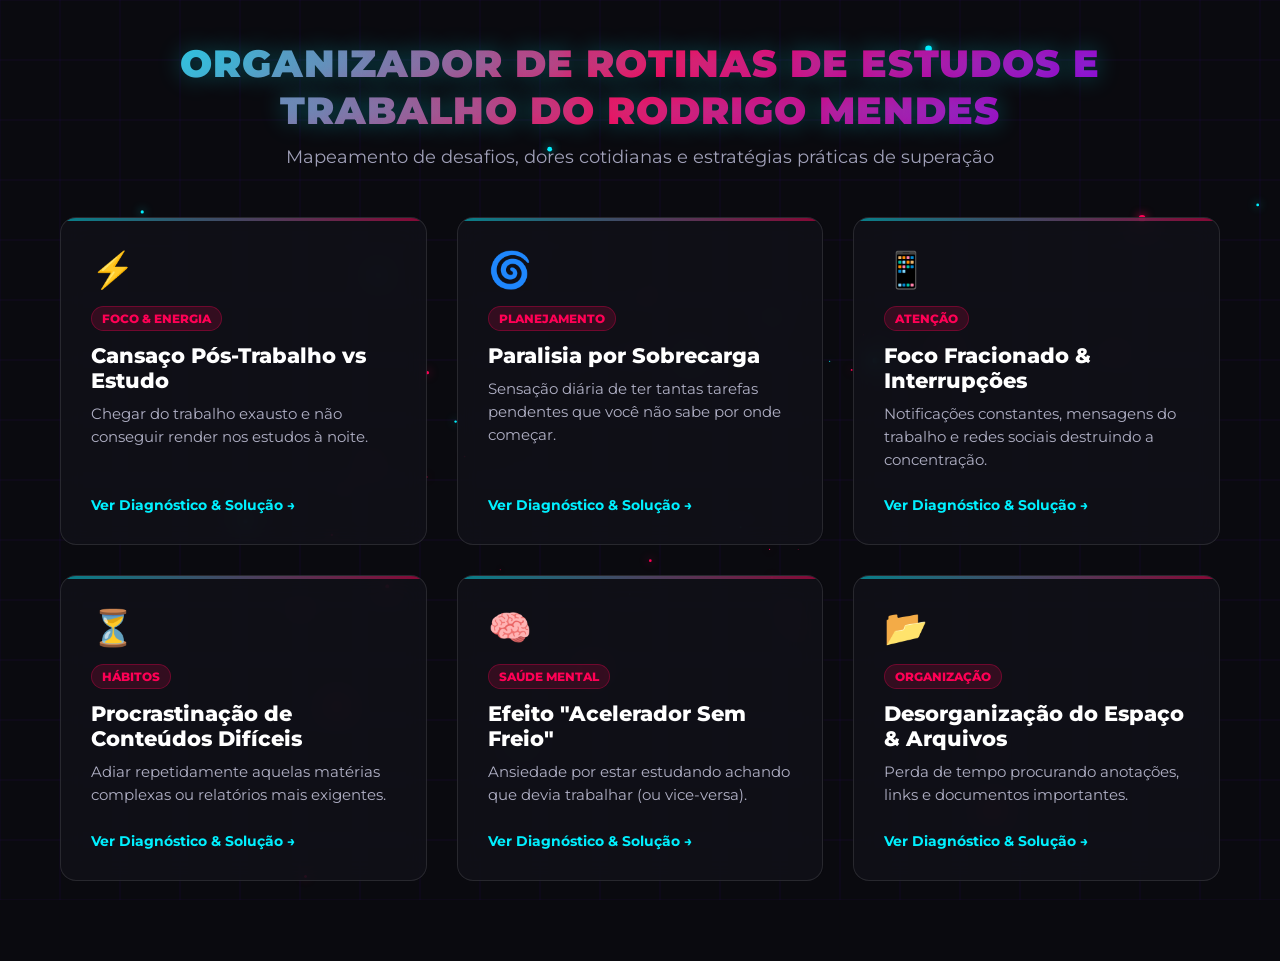
<file: index.html>
<!DOCTYPE html>
<html lang="pt-BR">
<head>
  <meta charset="UTF-8">
  <meta name="viewport" content="width=device-width, initial-scale=1.0">
  <title>Organizador de Rotinas - Rodrigo Mendes</title>
  <link rel="stylesheet" href="style.css">
  <!-- Fonte Google Montserrat -->
  <link rel="preconnect" href="https://fonts.googleapis.com">
  <link rel="preconnect" href="https://fonts.gstatic.com" crossorigin>
  <link href="https://fonts.googleapis.com/css2?family=Montserrat:wght@400;600;800;900&display=swap" rel="stylesheet">
</head>
<body>

  <!-- Canvas para o fundo 3D dinâmico -->
  <canvas id="bg3d"></canvas>

  <div class="container">
    <header class="header">
      <h1 class="main-title">Organizador de Rotinas de Estudos e Trabalho do Rodrigo Mendes</h1>
      <p class="subtitle">Mapeamento de desafios, dores cotidianas e estratégias práticas de superação</p>
    </header>

    <main class="grid-cards">
      
      <!-- Card 1 -->
      <article class="card" onclick="window.location.href='cansaco-pos-trabalho.html'">
        <div class="card-icon">⚡</div>
        <span class="card-tag">Foco & Energia</span>
        <h2 class="card-title">Cansaço Pós-Trabalho vs Estudo</h2>
        <p class="card-desc">Chegar do trabalho exausto e não conseguir render nos estudos à noite.</p>
        <button class="card-btn">Ver Diagnóstico & Solução &rarr;</button>
      </article>

      <!-- Card 2 -->
      <article class="card" onclick="window.location.href='paralisia-sobrecarga.html'">
        <div class="card-icon">🌀</div>
        <span class="card-tag">Planejamento</span>
        <h2 class="card-title">Paralisia por Sobrecarga</h2>
        <p class="card-desc">Sensação diária de ter tantas tarefas pendentes que você não sabe por onde começar.</p>
        <button class="card-btn">Ver Diagnóstico & Solução &rarr;</button>
      </article>

      <!-- Card 3 -->
      <article class="card" onclick="window.location.href='foco-fracionado.html'">
        <div class="card-icon">📱</div>
        <span class="card-tag">Atenção</span>
        <h2 class="card-title">Foco Fracionado & Interrupções</h2>
        <p class="card-desc">Notificações constantes, mensagens do trabalho e redes sociais destruindo a concentração.</p>
        <button class="card-btn">Ver Diagnóstico & Solução &rarr;</button>
      </article>

      <!-- Card 4 -->
      <article class="card" onclick="window.location.href='procrastinacao-conteudos.html'">
        <div class="card-icon">⏳</div>
        <span class="card-tag">Hábitos</span>
        <h2 class="card-title">Procrastinação de Conteúdos Difíceis</h2>
        <p class="card-desc">Adiar repetidamente aquelas matérias complexas ou relatórios mais exigentes.</p>
        <button class="card-btn">Ver Diagnóstico & Solução &rarr;</button>
      </article>

      <!-- Card 5 -->
      <article class="card" onclick="window.location.href='acelerador-sem-freio.html'">
        <div class="card-icon">🧠</div>
        <span class="card-tag">Saúde Mental</span>
        <h2 class="card-title">Efeito "Acelerador Sem Freio"</h2>
        <p class="card-desc">Ansiedade por estar estudando achando que devia trabalhar (ou vice-versa).</p>
        <button class="card-btn">Ver Diagnóstico & Solução &rarr;</button>
      </article>

      <!-- Card 6 -->
      <article class="card" onclick="window.location.href='desorganizacao-espaco-arquivos.html'">
        <div class="card-icon">📂</div>
        <span class="card-tag">Organização</span>
        <h2 class="card-title">Desorganização do Espaço & Arquivos</h2>
        <p class="card-desc">Perda de tempo procurando anotações, links e documentos importantes.</p>
        <button class="card-btn">Ver Diagnóstico & Solução &rarr;</button>
      </article>

    </main>
  </div>

  <!-- EFEITOS MODAIS -->

  <!-- Modal 1 -->
  <div id="modal-1" class="modal-overlay">
    <div class="modal-content">
      <button class="modal-close" onclick="closeModal('modal-1')">&times;</button>
      <span class="card-tag">Foco & Energia</span>
      <h2>Cansaço Pós-Trabalho vs Estudo</h2>
      <div class="modal-section">
        <h3>🚨 O Problema e Incômodo Real</h3>
        <p>Após 8 horas de expediente no trabalho, a carga mental está esgotada. Tentar estudar conteúdos complexos logo em seguida gera frustração, sono e a sensação de que nada está fixando na memória.</p>
      </div>
      <div class="modal-section">
        <h3>💡 Solução Prática</h3>
        <ul>
          <li><strong>Transição Rítmica:</strong> Faça uma pausa de 20 a 30 minutos sem telas antes de iniciar os estudos (banho, café, caminhada leve).</li>
          <li><strong>Técnica Pomodoro Reduzido:</strong> Comece com blocos de 25 minutos com 5 de descanso.</li>
          <li><strong>Estudo em Micro-doses:</strong> Tente mover 45 minutos do estudo para o início da manhã, antes do trabalho.</li>
        </ul>
      </div>
    </div>
  </div>

  <!-- Modal 2 -->
  <div id="modal-2" class="modal-overlay">
    <div class="modal-content">
      <button class="modal-close" onclick="closeModal('modal-2')">&times;</button>
      <span class="card-tag">Planejamento</span>
      <h2>Paralisia por Sobrecarga de Tarefas</h2>
      <div class="modal-section">
        <h3>🚨 O Problema e Incômodo Real</h3>
        <p>A lista de afazeres parece infinita: prazos da faculdade/curso se acumulando com demandas e e-mails urgentes do trabalho. O cérebro entra em colapso e acaba optando por não fazer nada.</p>
      </div>
      <div class="modal-section">
        <h3>💡 Solução Prática</h3>
        <ul>
          <li><strong>Regra das 3 Prioridades:</strong> Defina apenas 3 tarefas cruciais para o dia (ex: 2 do trabalho, 1 de estudo).</li>
          <li><strong>Matriz de Prioridade:</strong> Separe o que é Urgente x Importante no início de cada manhã.</li>
          <li><strong>Esvaziamento Mental:</strong> Anote tudo num papel à noite para tirar a preocupação da mente.</li>
        </ul>
      </div>
    </div>
  </div>

  <!-- Modal 3 -->
  <div id="modal-3" class="modal-overlay">
    <div class="modal-content">
      <button class="modal-close" onclick="closeModal('modal-3')">&times;</button>
      <span class="card-tag">Atenção</span>
      <h2>Foco Fracionado e Interrupções</h2>
      <div class="modal-section">
        <h3>🚨 O Problema e Incômodo Real</h3>
        <p>Mensagens de WhatsApp, notificações de e-mail corporativo e redes sociais chegam a todo momento. Cada interrupção custa cerca de 20 minutos até que o cérebro recupere a concentração profunda.</p>
      </div>
      <div class="modal-section">
        <h3>💡 Solução Prática</h3>
        <ul>
          <li><strong>Modo Foco / Não Perturbe:</strong> Ative em seus dispositivos durante blocos programados de estudo.</li>
          <li><strong>Agrupamento de Mensagens:</strong> Reserve horários fixos para responder e-mails (ex: 11h e 16h).</li>
          <li><strong>Barreira Física:</strong> Deixe o celular em outro cômodo enquanto estuda.</li>
        </ul>
      </div>
    </div>
  </div>

  <!-- Modal 4 -->
  <div id="modal-4" class="modal-overlay">
    <div class="modal-content">
      <button class="modal-close" onclick="closeModal('modal-4')">&times;</button>
      <span class="card-tag">Hábitos</span>
      <h2>Procrastinação de Conteúdos Difíceis</h2>
      <div class="modal-section">
        <h3>🚨 O Problema e Incômodo Real</h3>
        <p>Matérias teóricas extensas, projetos de programação ou relatórios pesados são frequentemente adiados em troca de tarefas fáceis e de pouca relevância.</p>
      </div>
      <div class="modal-section">
        <h3>💡 Solução Prática</h3>
        <ul>
          <li><strong>Regra dos 5 Minutos:</strong> Comprometa-se a trabalhar na tarefa por apenas 5 minutos. Geralmente a resistência inicial desaparece.</li>
          <li><strong>Decomposição de Tarefas:</strong> Quebre o "Estudar para a prova" em "Ler 3 páginas do capítulo 2".</li>
          <li><strong>Engula o Sapo Primeiro:</strong> Realize a tarefa mais difícil no primeiro bloco do seu dia.</li>
        </ul>
      </div>
    </div>
  </div>

  <!-- Modal 5 -->
  <div id="modal-5" class="modal-overlay">
    <div class="modal-content">
      <button class="modal-close" onclick="closeModal('modal-5')">&times;</button>
      <span class="card-tag">Saúde Mental</span>
      <h2>Efeito "Acelerador Sem Freio" e Culpabilidade</h2>
      <div class="modal-section">
        <h3>🚨 O Problema e Incômodo Real</h3>
        <p>Sensação constante de culpa: quando está descansando acha que deveria estar estudando; quando está estudando acha que deveria estar produzindo no trabalho. Falta de momentos reais de desconexão.</p>
      </div>
      <div class="modal-section">
        <h3>💡 Solução Prática</h3>
        <ul>
          <li><strong>Blocos de Descanso Agendados:</strong> Coloque momentos de lazer no calendário como compromissos inegociáveis.</li>
          <li><strong>Encerramento de Jornada:</strong> Crie um ritual de encerramento do expediente e dos estudos (fechar o notebook, limpar a mesa).</li>
          <li><strong>Acompanhamento de Progresso:</strong> Mantenha um histórico visível das tarefas concluídas.</li>
        </ul>
      </div>
    </div>
  </div>

  <!-- Modal 6 -->
  <div id="modal-6" class="modal-overlay">
    <div class="modal-content">
      <button class="modal-close" onclick="closeModal('modal-6')">&times;</button>
      <span class="card-tag">Organização</span>
      <h2>Desorganização do Espaço & Arquivos</h2>
      <div class="modal-section">
        <h3>🚨 O Problema e Incômodo Real</h3>
        <p>Anotações espalhadas em papéis, arquivos perdidos no computador e mesa de estudo bagunçada resultam em atrito mental e perda de tempo precioso de estudos.</p>
      </div>
      <div class="modal-section">
        <h3>💡 Solução Prática</h3>
        <ul>
          <li><strong>Centralização Digital:</strong> Utilize uma única ferramenta para anotações e resumos (Ex: Notion, Obsidian ou OneNote).</li>
          <li><strong>Regra da Mesa Limpa:</strong> Mantenha em cima da mesa apenas o material necessário para a tarefa do momento.</li>
          <li><strong>Estrutura de Pastas Simples:</strong> Organize arquivos por disciplinas/projetos com nomenclatura padronizada.</li>
        </ul>
      </div>
    </div>
  </div>

  <script>
    // Gerenciamento de Modais
    function openModal(id) {
      const modal = document.getElementById(id);
      if(modal) {
        modal.classList.add('active');
        document.body.style.overflow = 'hidden';
      }
    }

    function closeModal(id) {
      const modal = document.getElementById(id);
      if(modal) {
        modal.classList.remove('active');
        document.body.style.overflow = 'auto';
      }
    }

    // Fechar ao clicar fora do conteúdo
    window.onclick = function(e) {
      if (e.target.classList.contains('modal-overlay')) {
        e.target.classList.remove('active');
        document.body.style.overflow = 'auto';
      }
    }

    // Animação 3D interativa de partículas e grade espacial no Canvas
    const canvas = document.getElementById('bg3d');
    const ctx = canvas.getContext('2d');

    let width, height;
    function resize() {
      width = canvas.width = window.innerWidth;
      height = canvas.height = window.innerHeight;
    }
    window.addEventListener('resize', resize);
    resize();

    let mouse = { x: width / 2, y: height / 2 };
    window.addEventListener('mousemove', (e) => {
      mouse.x = e.clientX;
      mouse.y = e.clientY;
    });

    const particles = [];
    const numParticles = 80;

    for (let i = 0; i < numParticles; i++) {
      particles.push({
        x: Math.random() * width,
        y: Math.random() * height,
        z: Math.random() * width,
        size: Math.random() * 2 + 1,
        color: Math.random() > 0.5 ? '#ff0055' : '#00f0ff'
      });
    }

    function render3D() {
      ctx.fillStyle = '#0a0a0f';
      ctx.fillRect(0, 0, width, height);

      // Grade 3D ao fundo
      ctx.strokeStyle = 'rgba(111, 0, 255, 0.08)';
      ctx.lineWidth = 1;
      const step = 60;
      const offsetX = (mouse.x - width / 2) * 0.05;
      const offsetY = (mouse.y - height / 2) * 0.05;

      for (let x = -step; x < width + step; x += step) {
        ctx.beginPath();
        ctx.moveTo(x + offsetX, 0);
        ctx.lineTo(x - offsetX, height);
        ctx.stroke();
      }

      for (let y = -step; y < height + step; y += step) {
        ctx.beginPath();
        ctx.moveTo(0, y + offsetY);
        ctx.lineTo(width, y - offsetY);
        ctx.stroke();
      }

      // Render partículas 3D com efeito de profundidade
      particles.forEach(p => {
        p.z -= 1.5;
        if (p.z <= 0) p.z = width;

        const k = 300 / p.z;
        const px = (p.x - width / 2) * k + width / 2 + (mouse.x - width / 2) * 0.02;
        const py = (p.y - height / 2) * k + height / 2 + (mouse.y - height / 2) * 0.02;
        const size = Math.max(0.1, p.size * k);

        ctx.beginPath();
        ctx.arc(px, py, size, 0, Math.PI * 2);
        ctx.fillStyle = p.color;
        ctx.shadowBlur = 10;
        ctx.shadowColor = p.color;
        ctx.fill();
        ctx.shadowBlur = 0;
      });

      requestAnimationFrame(render3D);
    }

    render3D();
  </script>
</body>
</html>
</file>
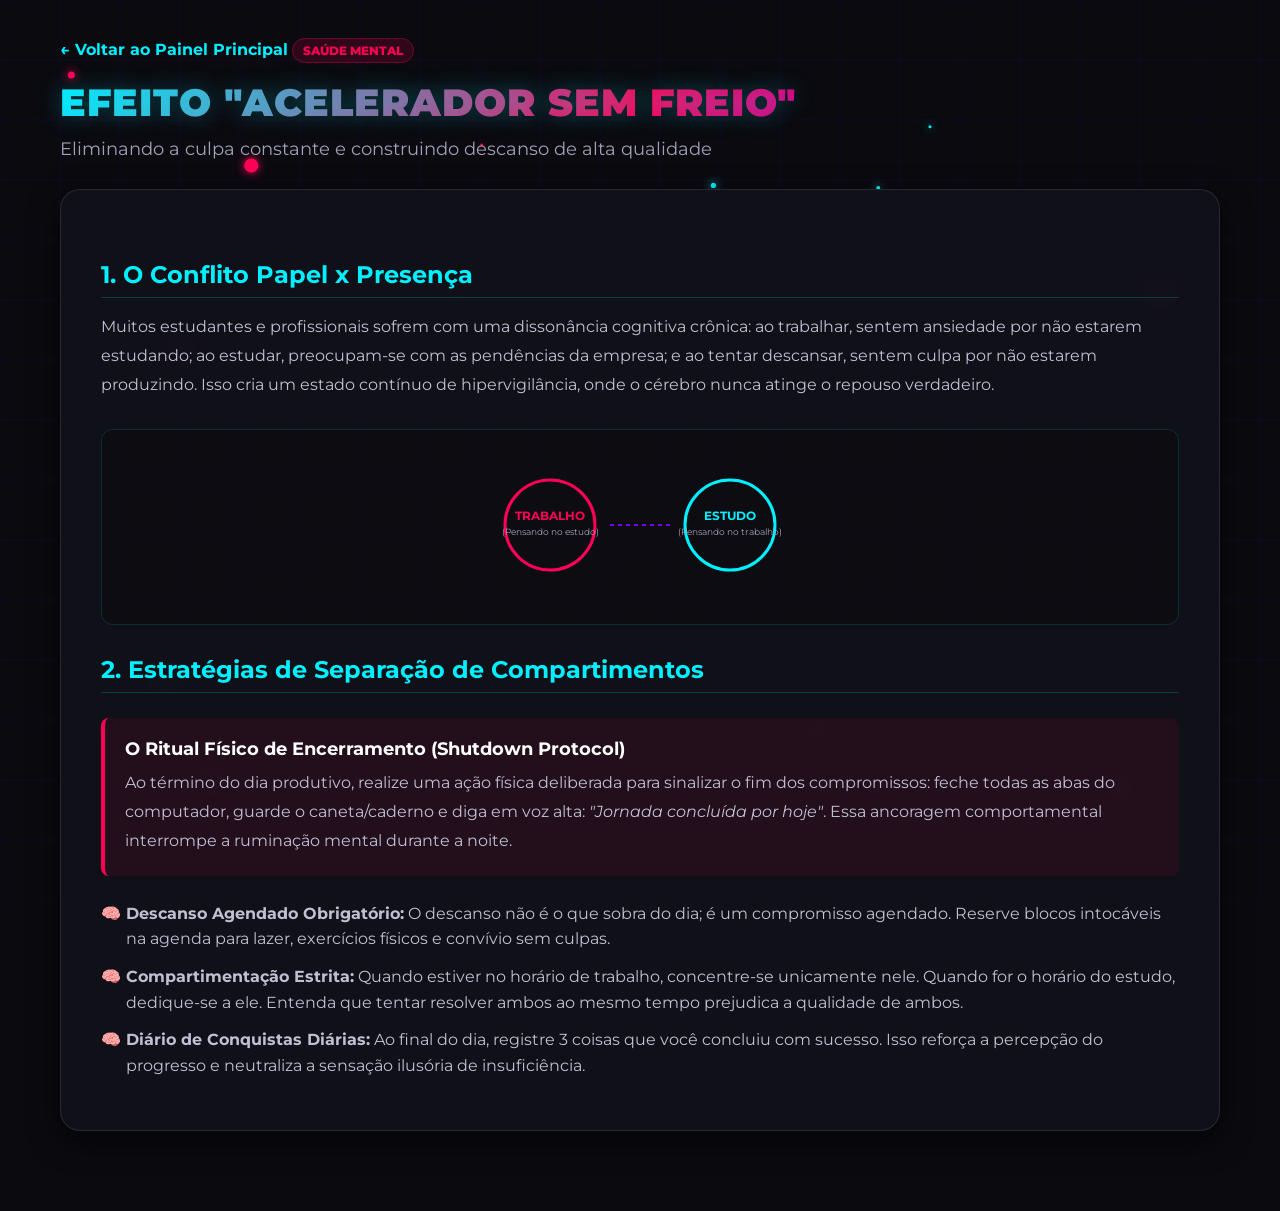
<file: acelerador-sem-freio.html>
<!DOCTYPE html>
<html lang="pt-BR">
<head>
  <meta charset="UTF-8">
  <meta name="viewport" content="width=device-width, initial-scale=1.0">
  <title>Acelerador Sem Freio - Organizador de Rotinas</title>
  <link rel="stylesheet" href="style.css">
  <link rel="preconnect" href="https://fonts.googleapis.com">
  <link rel="preconnect" href="https://fonts.gstatic.com" crossorigin>
  <link href="https://fonts.googleapis.com/css2?family=Montserrat:wght@400;600;800;900&display=swap" rel="stylesheet">
  <style>
    .page-header { margin-bottom: 30px; }
    .back-btn { display: inline-flex; align-items: center; gap: 8px; color: #00f0ff; text-decoration: none; font-weight: 700; margin-bottom: 20px; transition: color 0.3s; }
    .back-btn:hover { color: #ff0055; }
    .content-article { background: rgba(18, 18, 26, 0.85); border: 1px solid rgba(255, 255, 255, 0.1); border-radius: 20px; padding: 40px; backdrop-filter: blur(12px); box-shadow: 0 10px 30px rgba(0,0,0,0.5); }
    .section-title { font-size: 1.5rem; color: #00f0ff; margin: 30px 0 15px 0; border-bottom: 1px solid rgba(0, 240, 255, 0.2); padding-bottom: 8px; }
    .text-block { color: #c0c0d5; line-height: 1.8; font-size: 1rem; margin-bottom: 20px; }
    .feature-box { background: rgba(255, 0, 85, 0.08); border-left: 4px solid #ff0055; padding: 20px; border-radius: 8px; margin: 25px 0; }
    .feature-box h4 { color: #ffffff; font-size: 1.1rem; margin-bottom: 10px; }
    .illustration-container { text-align: center; margin: 30px 0; padding: 20px; background: rgba(10, 10, 15, 0.6); border-radius: 12px; border: 1px solid rgba(0, 240, 255, 0.15); }
    .illustration-svg { max-width: 100%; height: auto; }
    ul.custom-list { list-style: none; padding-left: 0; }
    ul.custom-list li { position: relative; padding-left: 25px; margin-bottom: 12px; color: #c0c0d5; line-height: 1.6; }
    ul.custom-list li::before { content: '🧠'; position: absolute; left: 0; }
  </style>
</head>
<body>

  <canvas id="bg3d"></canvas>

  <div class="container">
    <header class="page-header">
      <a href="index.html" class="back-btn">&larr; Voltar ao Painel Principal</a>
      <span class="card-tag">Saúde Mental</span>
      <h1 class="main-title" style="text-align: left;">Efeito "Acelerador Sem Freio"</h1>
      <p class="subtitle" style="text-align: left;">Eliminando a culpa constante e construindo descanso de alta qualidade</p>
    </header>

    <main class="content-article">
      <h2 class="section-title">1. O Conflito Papel x Presença</h2>
      <p class="text-block">
        Muitos estudantes e profissionais sofrem com uma dissonância cognitiva crônica: ao trabalhar, sentem ansiedade por não estarem estudando; ao estudar, preocupam-se com as pendências da empresa; e ao tentar descansar, sentem culpa por não estarem produzindo. Isso cria um estado contínuo de hipervigilância, onde o cérebro nunca atinge o repouso verdadeiro.
      </p>

      <div class="illustration-container">
        <!-- SVG Ilustrativo: Balança de Foco Mental -->
        <svg class="illustration-svg" width="380" height="150" viewBox="0 0 380 150" fill="none" xmlns="http://www.w3.org/2000/svg">
          <circle cx="100" cy="75" r="45" stroke="#ff0055" stroke-width="3" fill="none"/>
          <text x="100" y="70" fill="#ff0055" font-size="12" font-weight="bold" text-anchor="middle" font-family="Montserrat">TRABALHO</text>
          <text x="100" y="85" fill="#a0a0b8" font-size="9" text-anchor="middle" font-family="Montserrat">(Pensando no estudo)</text>

          <path d="M160 75 L220 75" stroke="#6f00ff" stroke-width="2" stroke-dasharray="4 4"/>

          <circle cx="280" cy="75" r="45" stroke="#00f0ff" stroke-width="3" fill="none"/>
          <text x="280" y="70" fill="#00f0ff" font-size="12" font-weight="bold" text-anchor="middle" font-family="Montserrat">ESTUDO</text>
          <text x="280" y="85" fill="#a0a0b8" font-size="9" text-anchor="middle" font-family="Montserrat">(Pensando no trabalho)</text>
        </svg>
      </div>

      <h2 class="section-title">2. Estratégias de Separação de Compartimentos</h2>

      <div class="feature-box">
        <h4>O Ritual Físico de Encerramento (Shutdown Protocol)</h4>
        <p class="text-block" style="margin-bottom:0;">
          Ao término do dia produtivo, realize uma ação física deliberada para sinalizar o fim dos compromissos: feche todas as abas do computador, guarde o caneta/caderno e diga em voz alta: <em>"Jornada concluída por hoje"</em>. Essa ancoragem comportamental interrompe a ruminação mental durante a noite.
        </p>
      </div>

      <ul class="custom-list">
        <li><strong>Descanso Agendado Obrigatório:</strong> O descanso não é o que sobra do dia; é um compromisso agendado. Reserve blocos intocáveis na agenda para lazer, exercícios físicos e convívio sem culpas.</li>
        <li><strong>Compartimentação Estrita:</strong> Quando estiver no horário de trabalho, concentre-se unicamente nele. Quando for o horário do estudo, dedique-se a ele. Entenda que tentar resolver ambos ao mesmo tempo prejudica a qualidade de ambos.</li>
        <li><strong>Diário de Conquistas Diárias:</strong> Ao final do dia, registre 3 coisas que você concluiu com sucesso. Isso reforça a percepção do progresso e neutraliza a sensação ilusória de insuficiência.</li>
      </ul>
    </main>
  </div>

  <script>
    const canvas = document.getElementById('bg3d');
    const ctx = canvas.getContext('2d');
    let width, height;
    function resize() { width = canvas.width = window.innerWidth; height = canvas.height = window.innerHeight; }
    window.addEventListener('resize', resize); resize();
    let mouse = { x: width / 2, y: height / 2 };
    window.addEventListener('mousemove', (e) => { mouse.x = e.clientX; mouse.y = e.clientY; });
    const particles = [];
    for (let i = 0; i < 80; i++) {
      particles.push({ x: Math.random() * width, y: Math.random() * height, z: Math.random() * width, size: Math.random() * 2 + 1, color: Math.random() > 0.5 ? '#ff0055' : '#00f0ff' });
    }
    function render3D() {
      ctx.fillStyle = '#0a0a0f'; ctx.fillRect(0, 0, width, height);
      ctx.strokeStyle = 'rgba(111, 0, 255, 0.08)'; ctx.lineWidth = 1;
      const step = 60, offsetX = (mouse.x - width / 2) * 0.05, offsetY = (mouse.y - height / 2) * 0.05;
      for (let x = -step; x < width + step; x += step) { ctx.beginPath(); ctx.moveTo(x + offsetX, 0); ctx.lineTo(x - offsetX, height); ctx.stroke(); }
      for (let y = -step; y < height + step; y += step) { ctx.beginPath(); ctx.moveTo(0, y + offsetY); ctx.lineTo(width, y - offsetY); ctx.stroke(); }
      particles.forEach(p => {
        p.z -= 1.5; if (p.z <= 0) p.z = width;
        const k = 300 / p.z;
        const px = (p.x - width / 2) * k + width / 2 + (mouse.x - width / 2) * 0.02;
        const py = (p.y - height / 2) * k + height / 2 + (mouse.y - height / 2) * 0.02;
        ctx.beginPath(); ctx.arc(px, py, Math.max(0.1, p.size * k), 0, Math.PI * 2);
        ctx.fillStyle = p.color; ctx.shadowBlur = 10; ctx.shadowColor = p.color; ctx.fill(); ctx.shadowBlur = 0;
      });
      requestAnimationFrame(render3D);
    }
    render3D();
  </script>
</body>
</html>
</file>
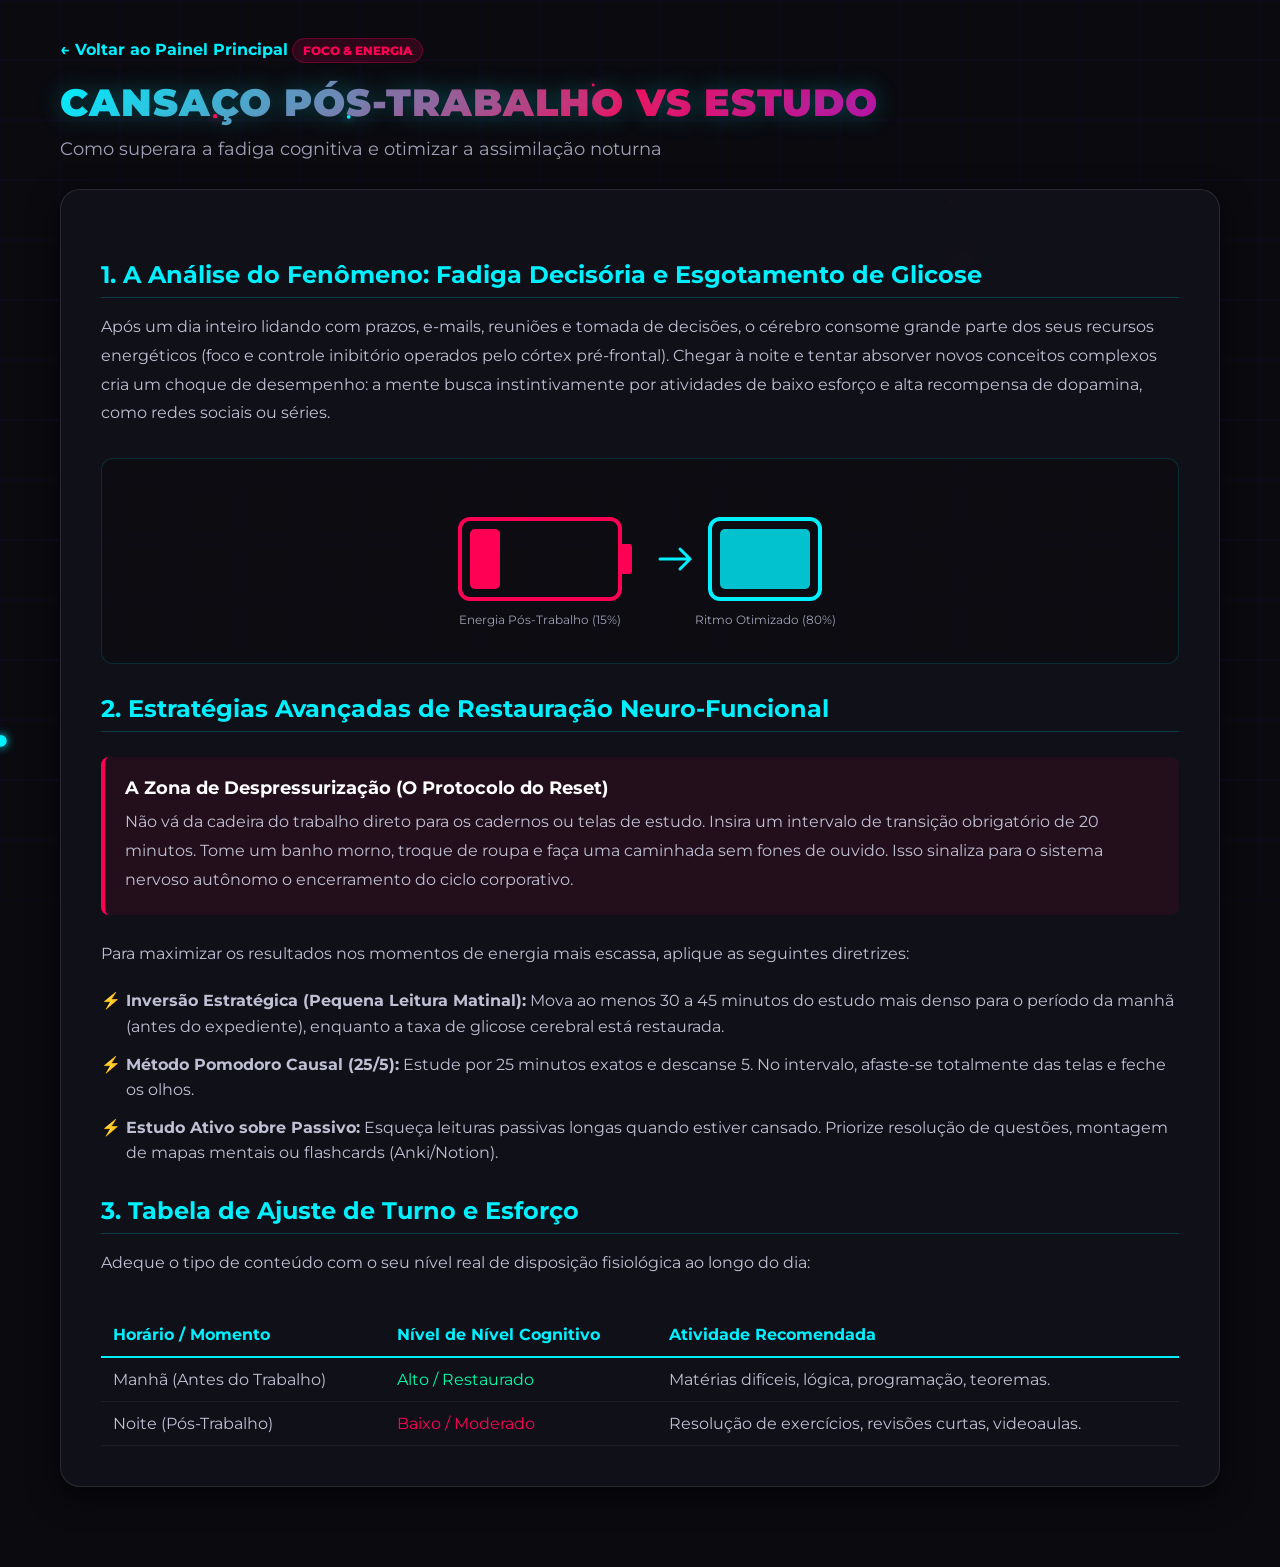
<file: cansaco-pos-trabalho.html>
<!DOCTYPE html>
<html lang="pt-BR">
<head>
  <meta charset="UTF-8">
  <meta name="viewport" content="width=device-width, initial-scale=1.0">
  <title>Cansaço Pós-Trabalho vs Estudo - Organizador de Rotinas</title>
  <link rel="stylesheet" href="style.css">
  <link rel="preconnect" href="https://fonts.googleapis.com">
  <link rel="preconnect" href="https://fonts.gstatic.com" crossorigin>
  <link href="https://fonts.googleapis.com/css2?family=Montserrat:wght@400;600;800;900&display=swap" rel="stylesheet">
  <style>
    .page-header {
      margin-bottom: 30px;
    }
    .back-btn {
      display: inline-flex;
      align-items: center;
      gap: 8px;
      color: #00f0ff;
      text-decoration: none;
      font-weight: 700;
      margin-bottom: 20px;
      transition: color 0.3s;
    }
    .back-btn:hover {
      color: #ff0055;
    }
    .content-article {
      background: rgba(18, 18, 26, 0.85);
      border: 1px solid rgba(255, 255, 255, 0.1);
      border-radius: 20px;
      padding: 40px;
      backdrop-filter: blur(12px);
      box-shadow: 0 10px 30px rgba(0,0,0,0.5);
    }
    .section-title {
      font-size: 1.5rem;
      color: #00f0ff;
      margin: 30px 0 15px 0;
      border-bottom: 1px solid rgba(0, 240, 255, 0.2);
      padding-bottom: 8px;
    }
    .text-block {
      color: #c0c0d5;
      line-height: 1.8;
      font-size: 1rem;
      margin-bottom: 20px;
    }
    .feature-box {
      background: rgba(255, 0, 85, 0.08);
      border-left: 4px solid #ff0055;
      padding: 20px;
      border-radius: 8px;
      margin: 25px 0;
    }
    .feature-box h4 {
      color: #ffffff;
      font-size: 1.1rem;
      margin-bottom: 10px;
    }
    .illustration-container {
      text-align: center;
      margin: 30px 0;
      padding: 20px;
      background: rgba(10, 10, 15, 0.6);
      border-radius: 12px;
      border: 1px solid rgba(0, 240, 255, 0.15);
    }
    .illustration-svg {
      max-width: 100%;
      height: auto;
    }
    ul.custom-list {
      list-style: none;
      padding-left: 0;
    }
    ul.custom-list li {
      position: relative;
      padding-left: 25px;
      margin-bottom: 12px;
      color: #c0c0d5;
      line-height: 1.6;
    }
    ul.custom-list li::before {
      content: '⚡';
      position: absolute;
      left: 0;
      color: #00f0ff;
    }
  </style>
</head>
<body>

  <canvas id="bg3d"></canvas>

  <div class="container">
    <header class="page-header">
      <a href="index.html" class="back-btn">&larr; Voltar ao Painel Principal</a>
      <span class="card-tag">Foco & Energia</span>
      <h1 class="main-title" style="text-align: left;">Cansaço Pós-Trabalho vs Estudo</h1>
      <p class="subtitle" style="text-align: left;">Como superara a fadiga cognitiva e otimizar a assimilação noturna</p>
    </header>

    <main class="content-article">
      <h2 class="section-title">1. A Análise do Fenômeno: Fadiga Decisória e Esgotamento de Glicose</h2>
      <p class="text-block">
        Após um dia inteiro lidando com prazos, e-mails, reuniões e tomada de decisões, o cérebro consome grande parte dos seus recursos energéticos (foco e controle inibitório operados pelo córtex pré-frontal). Chegar à noite e tentar absorver novos conceitos complexos cria um choque de desempenho: a mente busca instintivamente por atividades de baixo esforço e alta recompensa de dopamina, como redes sociais ou séries.
      </p>

      <div class="illustration-container">
        <!-- SVG Ilustrativo: Bateria de Energia vs Foco -->
        <svg class="illustration-svg" width="400" height="160" viewBox="0 0 400 160" fill="none" xmlns="http://www.w3.org/2000/svg">
          <rect x="20" y="40" width="160" height="80" rx="10" stroke="#ff0055" stroke-width="4" fill="none"/>
          <rect x="180" y="65" width="12" height="30" rx="3" fill="#ff0055"/>
          <rect x="30" y="50" width="30" height="60" rx="5" fill="#ff0055"/>
          <text x="100" y="145" fill="#a0a0b8" font-size="12" text-anchor="middle" font-family="Montserrat">Energia Pós-Trabalho (15%)</text>
          
          <path d="M220 80 L250 80 M240 70 L250 80 L240 90" stroke="#00f0ff" stroke-width="3" stroke-linecap="round"/>
          
          <rect x="270" y="40" width="110" height="80" rx="10" stroke="#00f0ff" stroke-width="4" fill="none"/>
          <rect x="280" y="50" width="90" height="60" rx="5" fill="#00f0ff" opacity="0.8"/>
          <text x="325" y="145" fill="#a0a0b8" font-size="12" text-anchor="middle" font-family="Montserrat">Ritmo Otimizado (80%)</text>
        </svg>
      </div>

      <h2 class="section-title">2. Estratégias Avançadas de Restauração Neuro-Funcional</h2>
      
      <div class="feature-box">
        <h4>A Zona de Despressurização (O Protocolo do Reset)</h4>
        <p class="text-block" style="margin-bottom:0;">
          Não vá da cadeira do trabalho direto para os cadernos ou telas de estudo. Insira um intervalo de transição obrigatório de 20 minutos. Tome um banho morno, troque de roupa e faça uma caminhada sem fones de ouvido. Isso sinaliza para o sistema nervoso autônomo o encerramento do ciclo corporativo.
        </p>
      </div>

      <p class="text-block">
        Para maximizar os resultados nos momentos de energia mais escassa, aplique as seguintes diretrizes:
      </p>

      <ul class="custom-list">
        <li><strong>Inversão Estratégica (Pequena Leitura Matinal):</strong> Mova ao menos 30 a 45 minutos do estudo mais denso para o período da manhã (antes do expediente), enquanto a taxa de glicose cerebral está restaurada.</li>
        <li><strong>Método Pomodoro Causal (25/5):</strong> Estude por 25 minutos exatos e descanse 5. No intervalo, afaste-se totalmente das telas e feche os olhos.</li>
        <li><strong>Estudo Ativo sobre Passivo:</strong> Esqueça leituras passivas longas quando estiver cansado. Priorize resolução de questões, montagem de mapas mentais ou flashcards (Anki/Notion).</li>
      </ul>

      <h2 class="section-title">3. Tabela de Ajuste de Turno e Esforço</h2>
      <p class="text-block">
        Adeque o tipo de conteúdo com o seu nível real de disposição fisiológica ao longo do dia:
      </p>

      <div style="overflow-x:auto;">
        <table style="width: 100%; border-collapse: collapse; margin-top: 15px; color: #c0c0d5;">
          <thead>
            <tr style="border-bottom: 2px solid #00f0ff; text-align: left;">
              <th style="padding: 12px; color: #00f0ff;">Horário / Momento</th>
              <th style="padding: 12px; color: #00f0ff;">Nível de Nível Cognitivo</th>
              <th style="padding: 12px; color: #00f0ff;">Atividade Recomendada</th>
            </tr>
          </thead>
          <tbody>
            <tr style="border-bottom: 1px solid rgba(255,255,255,0.05);">
              <td style="padding: 12px;">Manhã (Antes do Trabalho)</td>
              <td style="padding: 12px; color: #00ffaa;">Alto / Restaurado</td>
              <td style="padding: 12px;">Matérias difíceis, lógica, programação, teoremas.</td>
            </tr>
            <tr style="border-bottom: 1px solid rgba(255,255,255,0.05);">
              <td style="padding: 12px;">Noite (Pós-Trabalho)</td>
              <td style="padding: 12px; color: #ff0055;">Baixo / Moderado</td>
              <td style="padding: 12px;">Resolução de exercícios, revisões curtas, videoaulas.</td>
            </tr>
          </tbody>
        </table>
      </div>
    </main>
  </div>

  <script>
    // Animação 3D do background
    const canvas = document.getElementById('bg3d');
    const ctx = canvas.getContext('2d');
    let width, height;
    function resize() { width = canvas.width = window.innerWidth; height = canvas.height = window.innerHeight; }
    window.addEventListener('resize', resize); resize();
    let mouse = { x: width / 2, y: height / 2 };
    window.addEventListener('mousemove', (e) => { mouse.x = e.clientX; mouse.y = e.clientY; });
    const particles = [];
    for (let i = 0; i < 80; i++) {
      particles.push({ x: Math.random() * width, y: Math.random() * height, z: Math.random() * width, size: Math.random() * 2 + 1, color: Math.random() > 0.5 ? '#ff0055' : '#00f0ff' });
    }
    function render3D() {
      ctx.fillStyle = '#0a0a0f'; ctx.fillRect(0, 0, width, height);
      ctx.strokeStyle = 'rgba(111, 0, 255, 0.08)'; ctx.lineWidth = 1;
      const step = 60, offsetX = (mouse.x - width / 2) * 0.05, offsetY = (mouse.y - height / 2) * 0.05;
      for (let x = -step; x < width + step; x += step) { ctx.beginPath(); ctx.moveTo(x + offsetX, 0); ctx.lineTo(x - offsetX, height); ctx.stroke(); }
      for (let y = -step; y < height + step; y += step) { ctx.beginPath(); ctx.moveTo(0, y + offsetY); ctx.lineTo(width, y - offsetY); ctx.stroke(); }
      particles.forEach(p => {
        p.z -= 1.5; if (p.z <= 0) p.z = width;
        const k = 300 / p.z;
        const px = (p.x - width / 2) * k + width / 2 + (mouse.x - width / 2) * 0.02;
        const py = (p.y - height / 2) * k + height / 2 + (mouse.y - height / 2) * 0.02;
        ctx.beginPath(); ctx.arc(px, py, Math.max(0.1, p.size * k), 0, Math.PI * 2);
        ctx.fillStyle = p.color; ctx.shadowBlur = 10; ctx.shadowColor = p.color; ctx.fill(); ctx.shadowBlur = 0;
      });
      requestAnimationFrame(render3D);
    }
    render3D();
  </script>
</body>
</html>
</file>
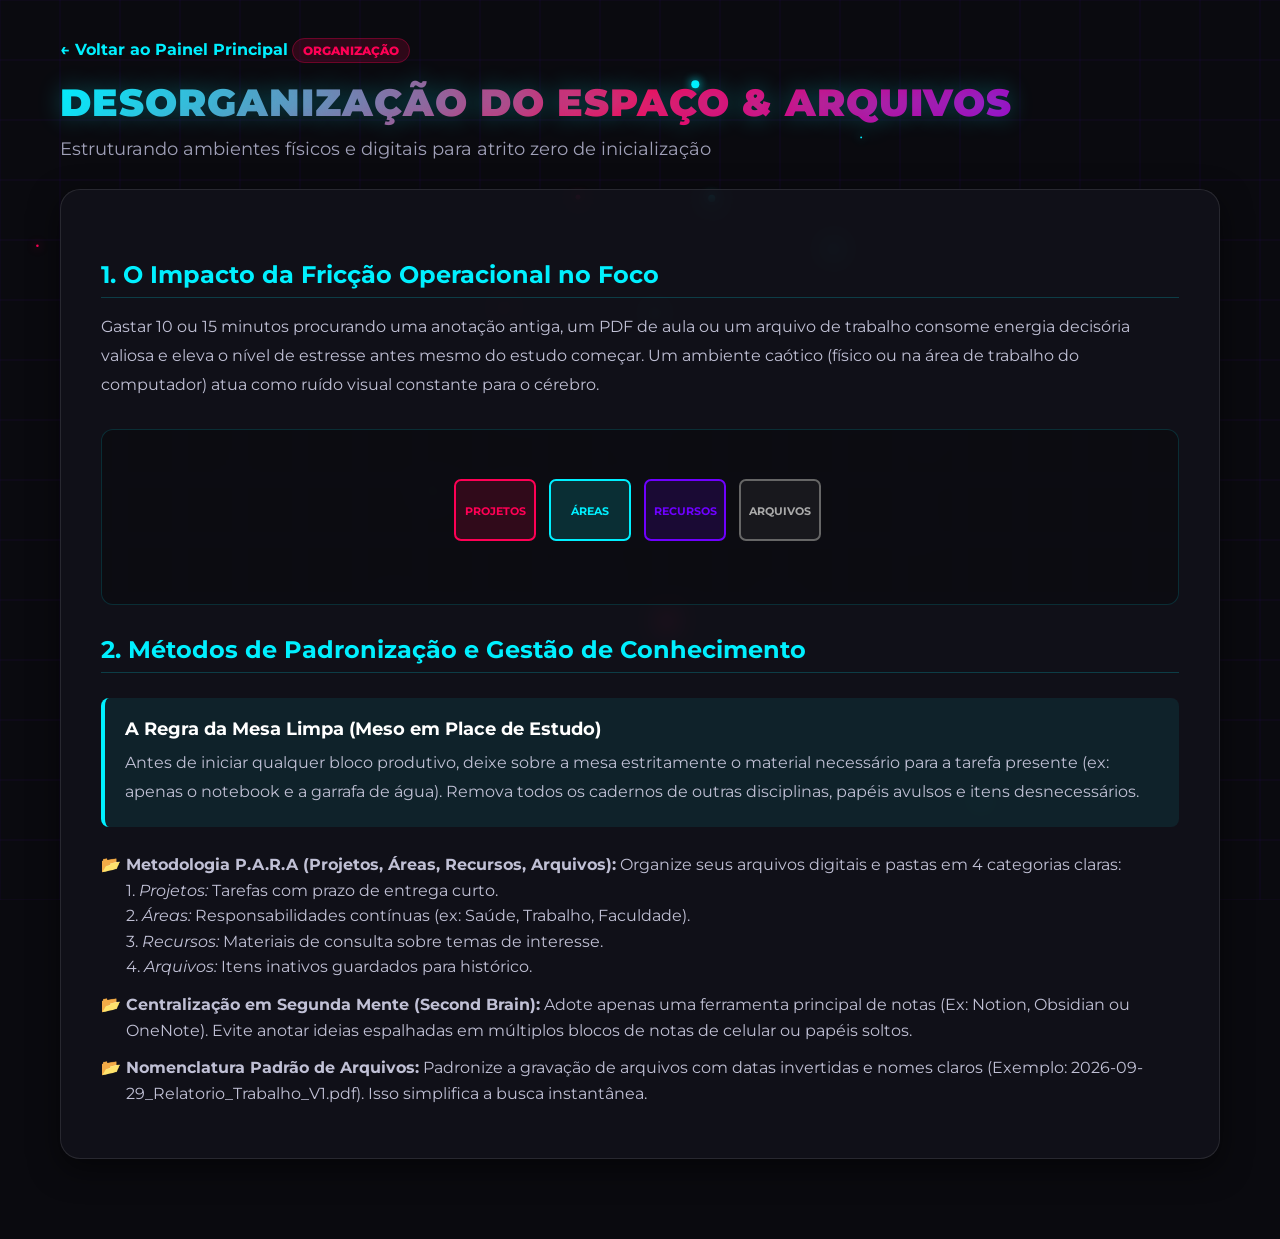
<file: desorganizacao-espaco-arquivos.html>
<!DOCTYPE html>
<html lang="pt-BR">
<head>
  <meta charset="UTF-8">
  <meta name="viewport" content="width=device-width, initial-scale=1.0">
  <title>Desorganização do Espaço & Arquivos - Organizador de Rotinas</title>
  <link rel="stylesheet" href="style.css">
  <link rel="preconnect" href="https://fonts.googleapis.com">
  <link rel="preconnect" href="https://fonts.gstatic.com" crossorigin>
  <link href="https://fonts.googleapis.com/css2?family=Montserrat:wght@400;600;800;900&display=swap" rel="stylesheet">
  <style>
    .page-header { margin-bottom: 30px; }
    .back-btn { display: inline-flex; align-items: center; gap: 8px; color: #00f0ff; text-decoration: none; font-weight: 700; margin-bottom: 20px; transition: color 0.3s; }
    .back-btn:hover { color: #ff0055; }
    .content-article { background: rgba(18, 18, 26, 0.85); border: 1px solid rgba(255, 255, 255, 0.1); border-radius: 20px; padding: 40px; backdrop-filter: blur(12px); box-shadow: 0 10px 30px rgba(0,0,0,0.5); }
    .section-title { font-size: 1.5rem; color: #00f0ff; margin: 30px 0 15px 0; border-bottom: 1px solid rgba(0, 240, 255, 0.2); padding-bottom: 8px; }
    .text-block { color: #c0c0d5; line-height: 1.8; font-size: 1rem; margin-bottom: 20px; }
    .feature-box { background: rgba(0, 240, 255, 0.08); border-left: 4px solid #00f0ff; padding: 20px; border-radius: 8px; margin: 25px 0; }
    .feature-box h4 { color: #ffffff; font-size: 1.1rem; margin-bottom: 10px; }
    .illustration-container { text-align: center; margin: 30px 0; padding: 20px; background: rgba(10, 10, 15, 0.6); border-radius: 12px; border: 1px solid rgba(0, 240, 255, 0.15); }
    .illustration-svg { max-width: 100%; height: auto; }
    ul.custom-list { list-style: none; padding-left: 0; }
    ul.custom-list li { position: relative; padding-left: 25px; margin-bottom: 12px; color: #c0c0d5; line-height: 1.6; }
    ul.custom-list li::before { content: '📂'; position: absolute; left: 0; }
  </style>
</head>
<body>

  <canvas id="bg3d"></canvas>

  <div class="container">
    <header class="page-header">
      <a href="index.html" class="back-btn">&larr; Voltar ao Painel Principal</a>
      <span class="card-tag">Organização</span>
      <h1 class="main-title" style="text-align: left;">Desorganização do Espaço & Arquivos</h1>
      <p class="subtitle" style="text-align: left;">Estruturando ambientes físicos e digitais para atrito zero de inicialização</p>
    </header>

    <main class="content-article">
      <h2 class="section-title">1. O Impacto da Fricção Operacional no Foco</h2>
      <p class="text-block">
        Gastar 10 ou 15 minutos procurando uma anotação antiga, um PDF de aula ou um arquivo de trabalho consome energia decisória valiosa e eleva o nível de estresse antes mesmo do estudo começar. Um ambiente caótico (físico ou na área de trabalho do computador) atua como ruído visual constante para o cérebro.
      </p>

      <div class="illustration-container">
        <!-- SVG Ilustrativo: Arquitetura PARA de Organização -->
        <svg class="illustration-svg" width="400" height="130" viewBox="0 0 400 130" fill="none" xmlns="http://www.w3.org/2000/svg">
          <rect x="15" y="30" width="80" height="60" rx="6" fill="rgba(255,0,85,0.15)" stroke="#ff0055" stroke-width="2"/>
          <text x="55" y="65" fill="#ff0055" font-size="11" font-weight="bold" text-anchor="middle" font-family="Montserrat">PROJETOS</text>

          <rect x="110" y="30" width="80" height="60" rx="6" fill="rgba(0,240,255,0.15)" stroke="#00f0ff" stroke-width="2"/>
          <text x="150" y="65" fill="#00f0ff" font-size="11" font-weight="bold" text-anchor="middle" font-family="Montserrat">ÁREAS</text>

          <rect x="205" y="30" width="80" height="60" rx="6" fill="rgba(111,0,255,0.15)" stroke="#6f00ff" stroke-width="2"/>
          <text x="245" y="65" fill="#6f00ff" font-size="11" font-weight="bold" text-anchor="middle" font-family="Montserrat">RECURSOS</text>

          <rect x="300" y="30" width="80" height="60" rx="6" fill="rgba(255,255,255,0.05)" stroke="#666" stroke-width="2"/>
          <text x="340" y="65" fill="#aaa" font-size="11" font-weight="bold" text-anchor="middle" font-family="Montserrat">ARQUIVOS</text>
        </svg>
      </div>

      <h2 class="section-title">2. Métodos de Padronização e Gestão de Conhecimento</h2>

      <div class="feature-box">
        <h4>A Regra da Mesa Limpa (Meso em Place de Estudo)</h4>
        <p class="text-block" style="margin-bottom:0;">
          Antes de iniciar qualquer bloco produtivo, deixe sobre a mesa estritamente o material necessário para a tarefa presente (ex: apenas o notebook e a garrafa de água). Remova todos os cadernos de outras disciplinas, papéis avulsos e itens desnecessários.
        </p>
      </div>

      <ul class="custom-list">
        <li><strong>Metodologia P.A.R.A (Projetos, Áreas, Recursos, Arquivos):</strong> Organize seus arquivos digitais e pastas em 4 categorias claras:
          <br>1. <em>Projetos:</em> Tarefas com prazo de entrega curto.
          <br>2. <em>Áreas:</em> Responsabilidades contínuas (ex: Saúde, Trabalho, Faculdade).
          <br>3. <em>Recursos:</em> Materiais de consulta sobre temas de interesse.
          <br>4. <em>Arquivos:</em> Itens inativos guardados para histórico.
        </li>
        <li><strong>Centralização em Segunda Mente (Second Brain):</strong> Adote apenas uma ferramenta principal de notas (Ex: Notion, Obsidian ou OneNote). Evite anotar ideias espalhadas em múltiplos blocos de notas de celular ou papéis soltos.</li>
        <li><strong>Nomenclatura Padrão de Arquivos:</strong> Padronize a gravação de arquivos com datas invertidas e nomes claros (Exemplo: <code>2026-09-29_Relatorio_Trabalho_V1.pdf</code>). Isso simplifica a busca instantânea.</li>
      </ul>
    </main>
  </div>

  <script>
    const canvas = document.getElementById('bg3d');
    const ctx = canvas.getContext('2d');
    let width, height;
    function resize() { width = canvas.width = window.innerWidth; height = canvas.height = window.innerHeight; }
    window.addEventListener('resize', resize); resize();
    let mouse = { x: width / 2, y: height / 2 };
    window.addEventListener('mousemove', (e) => { mouse.x = e.clientX; mouse.y = e.clientY; });
    const particles = [];
    for (let i = 0; i < 80; i++) {
      particles.push({ x: Math.random() * width, y: Math.random() * height, z: Math.random() * width, size: Math.random() * 2 + 1, color: Math.random() > 0.5 ? '#ff0055' : '#00f0ff' });
    }
    function render3D() {
      ctx.fillStyle = '#0a0a0f'; ctx.fillRect(0, 0, width, height);
      ctx.strokeStyle = 'rgba(111, 0, 255, 0.08)'; ctx.lineWidth = 1;
      const step = 60, offsetX = (mouse.x - width / 2) * 0.05, offsetY = (mouse.y - height / 2) * 0.05;
      for (let x = -step; x < width + step; x += step) { ctx.beginPath(); ctx.moveTo(x + offsetX, 0); ctx.lineTo(x - offsetX, height); ctx.stroke(); }
      for (let y = -step; y < height + step; y += step) { ctx.beginPath(); ctx.moveTo(0, y + offsetY); ctx.lineTo(width, y - offsetY); ctx.stroke(); }
      particles.forEach(p => {
        p.z -= 1.5; if (p.z <= 0) p.z = width;
        const k = 300 / p.z;
        const px = (p.x - width / 2) * k + width / 2 + (mouse.x - width / 2) * 0.02;
        const py = (p.y - height / 2) * k + height / 2 + (mouse.y - height / 2) * 0.02;
        ctx.beginPath(); ctx.arc(px, py, Math.max(0.1, p.size * k), 0, Math.PI * 2);
        ctx.fillStyle = p.color; ctx.shadowBlur = 10; ctx.shadowColor = p.color; ctx.fill(); ctx.shadowBlur = 0;
      });
      requestAnimationFrame(render3D);
    }
    render3D();
  </script>
</body>
</html>
</file>
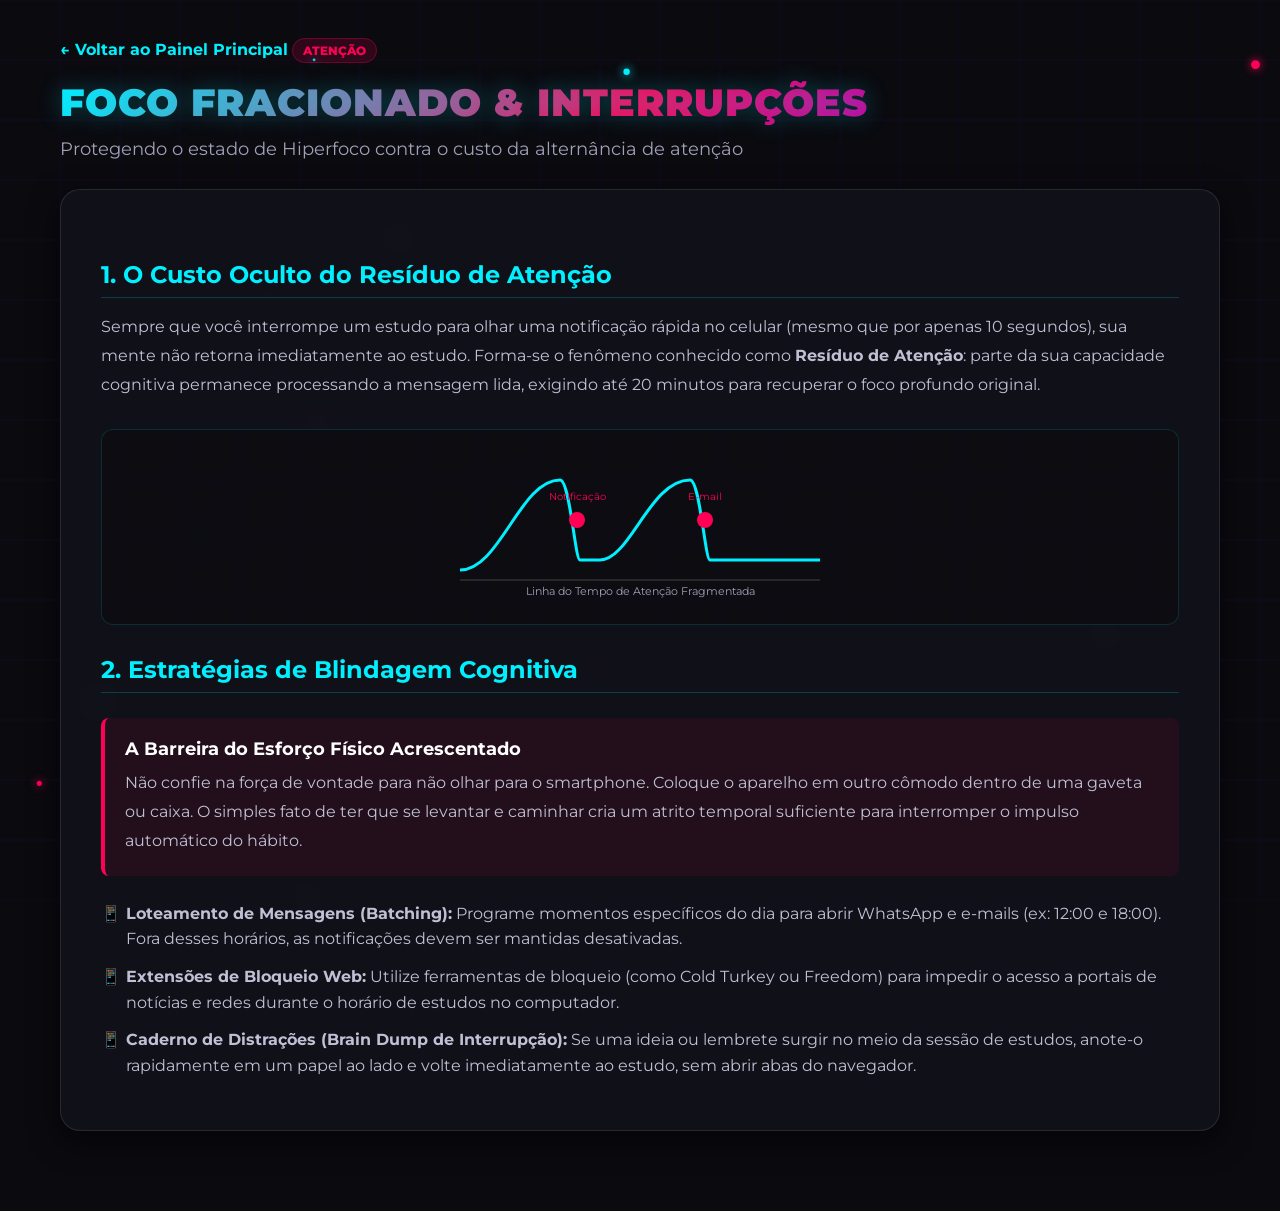
<file: foco-fracionado.html>
<!DOCTYPE html>
<html lang="pt-BR">
<head>
  <meta charset="UTF-8">
  <meta name="viewport" content="width=device-width, initial-scale=1.0">
  <title>Foco Fracionado & Interrupções - Organizador de Rotinas</title>
  <link rel="stylesheet" href="style.css">
  <link rel="preconnect" href="https://fonts.googleapis.com">
  <link rel="preconnect" href="https://fonts.gstatic.com" crossorigin>
  <link href="https://fonts.googleapis.com/css2?family=Montserrat:wght@400;600;800;900&display=swap" rel="stylesheet">
  <style>
    .page-header { margin-bottom: 30px; }
    .back-btn { display: inline-flex; align-items: center; gap: 8px; color: #00f0ff; text-decoration: none; font-weight: 700; margin-bottom: 20px; transition: color 0.3s; }
    .back-btn:hover { color: #ff0055; }
    .content-article { background: rgba(18, 18, 26, 0.85); border: 1px solid rgba(255, 255, 255, 0.1); border-radius: 20px; padding: 40px; backdrop-filter: blur(12px); box-shadow: 0 10px 30px rgba(0,0,0,0.5); }
    .section-title { font-size: 1.5rem; color: #00f0ff; margin: 30px 0 15px 0; border-bottom: 1px solid rgba(0, 240, 255, 0.2); padding-bottom: 8px; }
    .text-block { color: #c0c0d5; line-height: 1.8; font-size: 1rem; margin-bottom: 20px; }
    .feature-box { background: rgba(255, 0, 85, 0.08); border-left: 4px solid #ff0055; padding: 20px; border-radius: 8px; margin: 25px 0; }
    .feature-box h4 { color: #ffffff; font-size: 1.1rem; margin-bottom: 10px; }
    .illustration-container { text-align: center; margin: 30px 0; padding: 20px; background: rgba(10, 10, 15, 0.6); border-radius: 12px; border: 1px solid rgba(0, 240, 255, 0.15); }
    .illustration-svg { max-width: 100%; height: auto; }
    ul.custom-list { list-style: none; padding-left: 0; }
    ul.custom-list li { position: relative; padding-left: 25px; margin-bottom: 12px; color: #c0c0d5; line-height: 1.6; }
    ul.custom-list li::before { content: '📱'; position: absolute; left: 0; }
  </style>
</head>
<body>

  <canvas id="bg3d"></canvas>

  <div class="container">
    <header class="page-header">
      <a href="index.html" class="back-btn">&larr; Voltar ao Painel Principal</a>
      <span class="card-tag">Atenção</span>
      <h1 class="main-title" style="text-align: left;">Foco Fracionado & Interrupções</h1>
      <p class="subtitle" style="text-align: left;">Protegendo o estado de Hiperfoco contra o custo da alternância de atenção</p>
    </header>

    <main class="content-article">
      <h2 class="section-title">1. O Custo Oculto do Resíduo de Atenção</h2>
      <p class="text-block">
        Sempre que você interrompe um estudo para olhar uma notificação rápida no celular (mesmo que por apenas 10 segundos), sua mente não retorna imediatamente ao estudo. Forma-se o fenômeno conhecido como <strong>Resíduo de Atenção</strong>: parte da sua capacidade cognitiva permanece processando a mensagem lida, exigindo até 20 minutos para recuperar o foco profundo original.
      </p>

      <div class="illustration-container">
        <!-- SVG Ilustrativo: Onda de Foco Destruída -->
        <svg class="illustration-svg" width="400" height="150" viewBox="0 0 400 150" fill="none" xmlns="http://www.w3.org/2000/svg">
          <path d="M20 120 C 60 120, 80 30, 120 30 C 130 30, 135 110, 140 110 L 160 110 C 190 110, 210 30, 250 30 C 260 30, 265 110, 270 110 L 380 110" stroke="#00f0ff" stroke-width="3" fill="none"/>
          
          <circle cx="137" cy="70" r="8" fill="#ff0055"/>
          <text x="137" y="50" fill="#ff0055" font-size="10" text-anchor="middle" font-family="Montserrat">Notificação</text>

          <circle cx="265" cy="70" r="8" fill="#ff0055"/>
          <text x="265" y="50" fill="#ff0055" font-size="10" text-anchor="middle" font-family="Montserrat">E-mail</text>

          <line x1="20" y1="130" x2="380" y2="130" stroke="#444" stroke-width="1"/>
          <text x="200" y="145" fill="#a0a0b8" font-size="11" text-anchor="middle" font-family="Montserrat">Linha do Tempo de Atenção Fragmentada</text>
        </svg>
      </div>

      <h2 class="section-title">2. Estratégias de Blindagem Cognitiva</h2>

      <div class="feature-box">
        <h4>A Barreira do Esforço Físico Acrescentado</h4>
        <p class="text-block" style="margin-bottom:0;">
          Não confie na força de vontade para não olhar para o smartphone. Coloque o aparelho em outro cômodo dentro de uma gaveta ou caixa. O simples fato de ter que se levantar e caminhar cria um atrito temporal suficiente para interromper o impulso automático do hábito.
        </p>
      </div>

      <ul class="custom-list">
        <li><strong>Loteamento de Mensagens (Batching):</strong> Programe momentos específicos do dia para abrir WhatsApp e e-mails (ex: 12:00 e 18:00). Fora desses horários, as notificações devem ser mantidas desativadas.</li>
        <li><strong>Extensões de Bloqueio Web:</strong> Utilize ferramentas de bloqueio (como Cold Turkey ou Freedom) para impedir o acesso a portais de notícias e redes durante o horário de estudos no computador.</li>
        <li><strong>Caderno de Distrações (Brain Dump de Interrupção):</strong> Se uma ideia ou lembrete surgir no meio da sessão de estudos, anote-o rapidamente em um papel ao lado e volte imediatamente ao estudo, sem abrir abas do navegador.</li>
      </ul>
    </main>
  </div>

  <script>
    const canvas = document.getElementById('bg3d');
    const ctx = canvas.getContext('2d');
    let width, height;
    function resize() { width = canvas.width = window.innerWidth; height = canvas.height = window.innerHeight; }
    window.addEventListener('resize', resize); resize();
    let mouse = { x: width / 2, y: height / 2 };
    window.addEventListener('mousemove', (e) => { mouse.x = e.clientX; mouse.y = e.clientY; });
    const particles = [];
    for (let i = 0; i < 80; i++) {
      particles.push({ x: Math.random() * width, y: Math.random() * height, z: Math.random() * width, size: Math.random() * 2 + 1, color: Math.random() > 0.5 ? '#ff0055' : '#00f0ff' });
    }
    function render3D() {
      ctx.fillStyle = '#0a0a0f'; ctx.fillRect(0, 0, width, height);
      ctx.strokeStyle = 'rgba(111, 0, 255, 0.08)'; ctx.lineWidth = 1;
      const step = 60, offsetX = (mouse.x - width / 2) * 0.05, offsetY = (mouse.y - height / 2) * 0.05;
      for (let x = -step; x < width + step; x += step) { ctx.beginPath(); ctx.moveTo(x + offsetX, 0); ctx.lineTo(x - offsetX, height); ctx.stroke(); }
      for (let y = -step; y < height + step; y += step) { ctx.beginPath(); ctx.moveTo(0, y + offsetY); ctx.lineTo(width, y - offsetY); ctx.stroke(); }
      particles.forEach(p => {
        p.z -= 1.5; if (p.z <= 0) p.z = width;
        const k = 300 / p.z;
        const px = (p.x - width / 2) * k + width / 2 + (mouse.x - width / 2) * 0.02;
        const py = (p.y - height / 2) * k + height / 2 + (mouse.y - height / 2) * 0.02;
        ctx.beginPath(); ctx.arc(px, py, Math.max(0.1, p.size * k), 0, Math.PI * 2);
        ctx.fillStyle = p.color; ctx.shadowBlur = 10; ctx.shadowColor = p.color; ctx.fill(); ctx.shadowBlur = 0;
      });
      requestAnimationFrame(render3D);
    }
    render3D();
  </script>
</body>
</html>
</file>
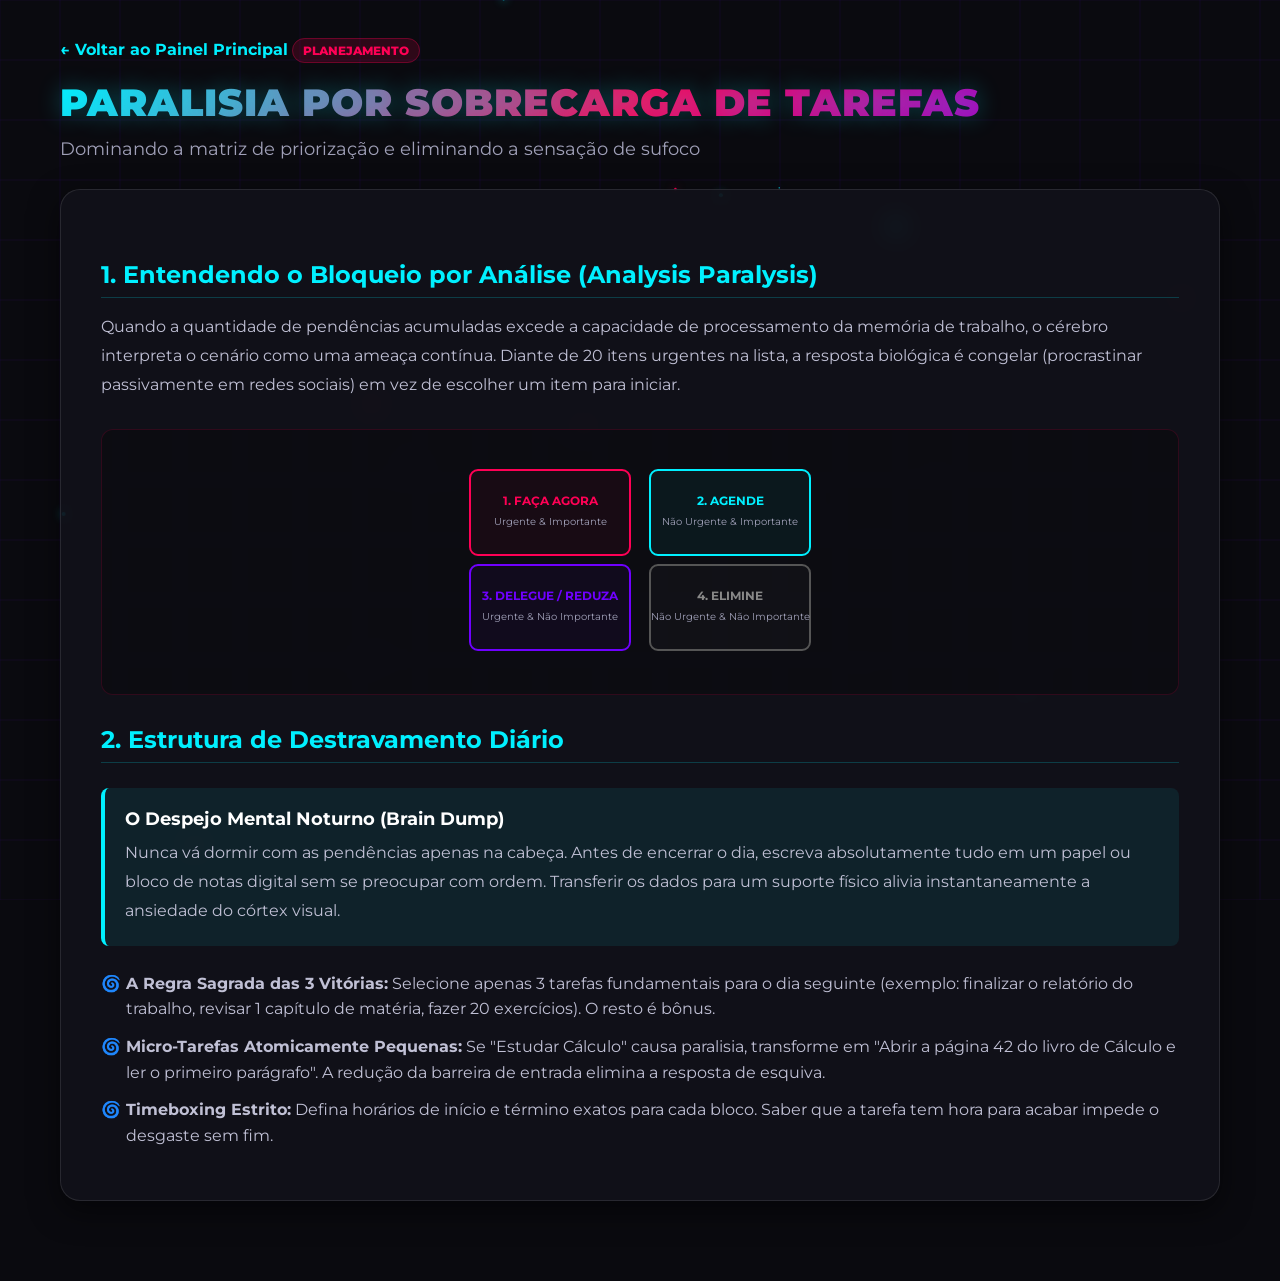
<file: paralisia-sobrecarga.html>
<!DOCTYPE html>
<html lang="pt-BR">
<head>
  <meta charset="UTF-8">
  <meta name="viewport" content="width=device-width, initial-scale=1.0">
  <title>Paralisia por Sobrecarga - Organizador de Rotinas</title>
  <link rel="stylesheet" href="style.css">
  <link rel="preconnect" href="https://fonts.googleapis.com">
  <link rel="preconnect" href="https://fonts.gstatic.com" crossorigin>
  <link href="https://fonts.googleapis.com/css2?family=Montserrat:wght@400;600;800;900&display=swap" rel="stylesheet">
  <style>
    .page-header { margin-bottom: 30px; }
    .back-btn { display: inline-flex; align-items: center; gap: 8px; color: #00f0ff; text-decoration: none; font-weight: 700; margin-bottom: 20px; transition: color 0.3s; }
    .back-btn:hover { color: #ff0055; }
    .content-article { background: rgba(18, 18, 26, 0.85); border: 1px solid rgba(255, 255, 255, 0.1); border-radius: 20px; padding: 40px; backdrop-filter: blur(12px); box-shadow: 0 10px 30px rgba(0,0,0,0.5); }
    .section-title { font-size: 1.5rem; color: #00f0ff; margin: 30px 0 15px 0; border-bottom: 1px solid rgba(0, 240, 255, 0.2); padding-bottom: 8px; }
    .text-block { color: #c0c0d5; line-height: 1.8; font-size: 1rem; margin-bottom: 20px; }
    .feature-box { background: rgba(0, 240, 255, 0.08); border-left: 4px solid #00f0ff; padding: 20px; border-radius: 8px; margin: 25px 0; }
    .feature-box h4 { color: #ffffff; font-size: 1.1rem; margin-bottom: 10px; }
    .illustration-container { text-align: center; margin: 30px 0; padding: 20px; background: rgba(10, 10, 15, 0.6); border-radius: 12px; border: 1px solid rgba(255, 0, 85, 0.15); }
    .illustration-svg { max-width: 100%; height: auto; }
    ul.custom-list { list-style: none; padding-left: 0; }
    ul.custom-list li { position: relative; padding-left: 25px; margin-bottom: 12px; color: #c0c0d5; line-height: 1.6; }
    ul.custom-list li::before { content: '🌀'; position: absolute; left: 0; }
  </style>
</head>
<body>

  <canvas id="bg3d"></canvas>

  <div class="container">
    <header class="page-header">
      <a href="index.html" class="back-btn">&larr; Voltar ao Painel Principal</a>
      <span class="card-tag">Planejamento</span>
      <h1 class="main-title" style="text-align: left;">Paralisia por Sobrecarga de Tarefas</h1>
      <p class="subtitle" style="text-align: left;">Dominando a matriz de priorização e eliminando a sensação de sufoco</p>
    </header>

    <main class="content-article">
      <h2 class="section-title">1. Entendendo o Bloqueio por Análise (Analysis Paralysis)</h2>
      <p class="text-block">
        Quando a quantidade de pendências acumuladas excede a capacidade de processamento da memória de trabalho, o cérebro interpreta o cenário como uma ameaça contínua. Diante de 20 itens urgentes na lista, a resposta biológica é congelar (procrastinar passivamente em redes sociais) em vez de escolher um item para iniciar.
      </p>

      <div class="illustration-container">
        <!-- SVG Ilustrativo: Matriz de Eisenhower -->
        <svg class="illustration-svg" width="380" height="220" viewBox="0 0 380 220" fill="none" xmlns="http://www.w3.org/2000/svg">
          <rect x="20" y="20" width="160" height="85" rx="8" stroke="#ff0055" stroke-width="2" fill="rgba(255,0,85,0.05)"/>
          <text x="100" y="55" fill="#ff0055" font-size="12" font-weight="bold" text-anchor="middle" font-family="Montserrat">1. FAÇA AGORA</text>
          <text x="100" y="75" fill="#a0a0b8" font-size="10" text-anchor="middle" font-family="Montserrat">Urgente & Importante</text>

          <rect x="200" y="20" width="160" height="85" rx="8" stroke="#00f0ff" stroke-width="2" fill="rgba(0,240,255,0.05)"/>
          <text x="280" y="55" fill="#00f0ff" font-size="12" font-weight="bold" text-anchor="middle" font-family="Montserrat">2. AGENDE</text>
          <text x="280" y="75" fill="#a0a0b8" font-size="10" text-anchor="middle" font-family="Montserrat">Não Urgente & Importante</text>

          <rect x="20" y="115" width="160" height="85" rx="8" stroke="#6f00ff" stroke-width="2" fill="rgba(111,0,255,0.05)"/>
          <text x="100" y="150" fill="#6f00ff" font-size="12" font-weight="bold" text-anchor="middle" font-family="Montserrat">3. DELEGUE / REDUZA</text>
          <text x="100" y="170" fill="#a0a0b8" font-size="10" text-anchor="middle" font-family="Montserrat">Urgente & Não Importante</text>

          <rect x="200" y="115" width="160" height="85" rx="8" stroke="#555" stroke-width="2" fill="rgba(255,255,255,0.02)"/>
          <text x="280" y="150" fill="#888" font-size="12" font-weight="bold" text-anchor="middle" font-family="Montserrat">4. ELIMINE</text>
          <text x="280" y="170" fill="#a0a0b8" font-size="10" text-anchor="middle" font-family="Montserrat">Não Urgente & Não Importante</text>
        </svg>
      </div>

      <h2 class="section-title">2. Estrutura de Destravamento Diário</h2>

      <div class="feature-box">
        <h4>O Despejo Mental Noturno (Brain Dump)</h4>
        <p class="text-block" style="margin-bottom:0;">
          Nunca vá dormir com as pendências apenas na cabeça. Antes de encerrar o dia, escreva absolutamente tudo em um papel ou bloco de notas digital sem se preocupar com ordem. Transferir os dados para um suporte físico alivia instantaneamente a ansiedade do córtex visual.
        </p>
      </div>

      <ul class="custom-list">
        <li><strong>A Regra Sagrada das 3 Vitórias:</strong> Selecione apenas 3 tarefas fundamentais para o dia seguinte (exemplo: finalizar o relatório do trabalho, revisar 1 capítulo de matéria, fazer 20 exercícios). O resto é bônus.</li>
        <li><strong>Micro-Tarefas Atomicamente Pequenas:</strong> Se "Estudar Cálculo" causa paralisia, transforme em "Abrir a página 42 do livro de Cálculo e ler o primeiro parágrafo". A redução da barreira de entrada elimina a resposta de esquiva.</li>
        <li><strong>Timeboxing Estrito:</strong> Defina horários de início e término exatos para cada bloco. Saber que a tarefa tem hora para acabar impede o desgaste sem fim.</li>
      </ul>
    </main>
  </div>

  <script>
    const canvas = document.getElementById('bg3d');
    const ctx = canvas.getContext('2d');
    let width, height;
    function resize() { width = canvas.width = window.innerWidth; height = canvas.height = window.innerHeight; }
    window.addEventListener('resize', resize); resize();
    let mouse = { x: width / 2, y: height / 2 };
    window.addEventListener('mousemove', (e) => { mouse.x = e.clientX; mouse.y = e.clientY; });
    const particles = [];
    for (let i = 0; i < 80; i++) {
      particles.push({ x: Math.random() * width, y: Math.random() * height, z: Math.random() * width, size: Math.random() * 2 + 1, color: Math.random() > 0.5 ? '#ff0055' : '#00f0ff' });
    }
    function render3D() {
      ctx.fillStyle = '#0a0a0f'; ctx.fillRect(0, 0, width, height);
      ctx.strokeStyle = 'rgba(111, 0, 255, 0.08)'; ctx.lineWidth = 1;
      const step = 60, offsetX = (mouse.x - width / 2) * 0.05, offsetY = (mouse.y - height / 2) * 0.05;
      for (let x = -step; x < width + step; x += step) { ctx.beginPath(); ctx.moveTo(x + offsetX, 0); ctx.lineTo(x - offsetX, height); ctx.stroke(); }
      for (let y = -step; y < height + step; y += step) { ctx.beginPath(); ctx.moveTo(0, y + offsetY); ctx.lineTo(width, y - offsetY); ctx.stroke(); }
      particles.forEach(p => {
        p.z -= 1.5; if (p.z <= 0) p.z = width;
        const k = 300 / p.z;
        const px = (p.x - width / 2) * k + width / 2 + (mouse.x - width / 2) * 0.02;
        const py = (p.y - height / 2) * k + height / 2 + (mouse.y - height / 2) * 0.02;
        ctx.beginPath(); ctx.arc(px, py, Math.max(0.1, p.size * k), 0, Math.PI * 2);
        ctx.fillStyle = p.color; ctx.shadowBlur = 10; ctx.shadowColor = p.color; ctx.fill(); ctx.shadowBlur = 0;
      });
      requestAnimationFrame(render3D);
    }
    render3D();
  </script>
</body>
</html>
</file>
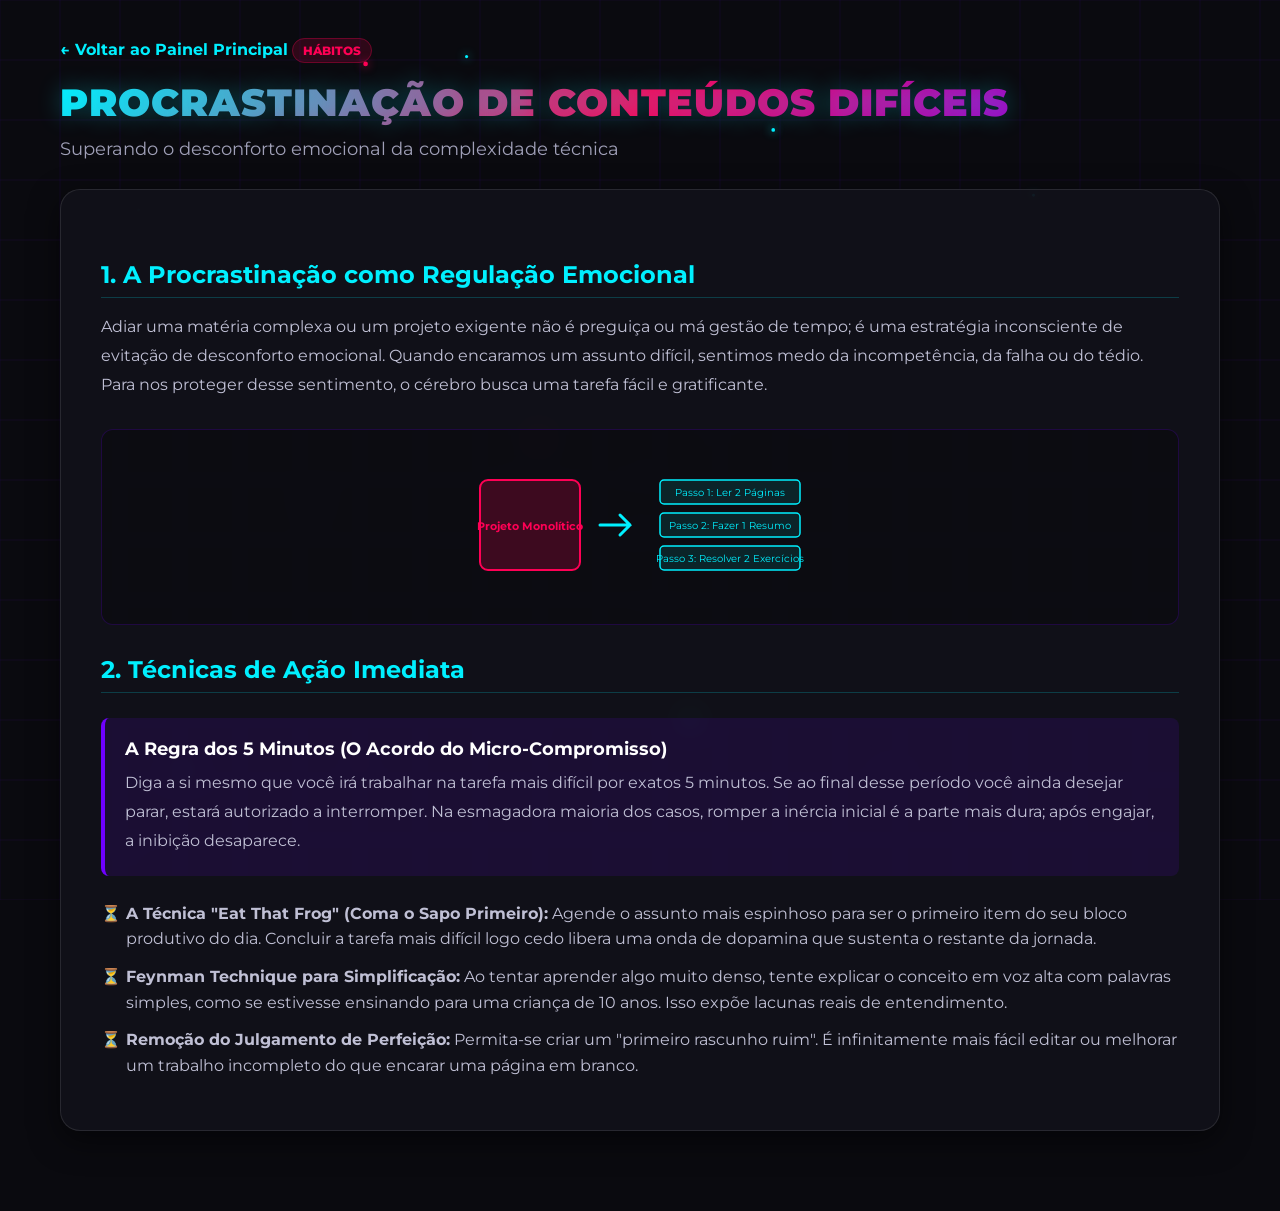
<file: procrastinacao-conteudos.html>
<!DOCTYPE html>
<html lang="pt-BR">
<head>
  <meta charset="UTF-8">
  <meta name="viewport" content="width=device-width, initial-scale=1.0">
  <title>Procrastinação de Conteúdos Difíceis - Organizador de Rotinas</title>
  <link rel="stylesheet" href="style.css">
  <link rel="preconnect" href="https://fonts.googleapis.com">
  <link rel="preconnect" href="https://fonts.gstatic.com" crossorigin>
  <link href="https://fonts.googleapis.com/css2?family=Montserrat:wght@400;600;800;900&display=swap" rel="stylesheet">
  <style>
    .page-header { margin-bottom: 30px; }
    .back-btn { display: inline-flex; align-items: center; gap: 8px; color: #00f0ff; text-decoration: none; font-weight: 700; margin-bottom: 20px; transition: color 0.3s; }
    .back-btn:hover { color: #ff0055; }
    .content-article { background: rgba(18, 18, 26, 0.85); border: 1px solid rgba(255, 255, 255, 0.1); border-radius: 20px; padding: 40px; backdrop-filter: blur(12px); box-shadow: 0 10px 30px rgba(0,0,0,0.5); }
    .section-title { font-size: 1.5rem; color: #00f0ff; margin: 30px 0 15px 0; border-bottom: 1px solid rgba(0, 240, 255, 0.2); padding-bottom: 8px; }
    .text-block { color: #c0c0d5; line-height: 1.8; font-size: 1rem; margin-bottom: 20px; }
    .feature-box { background: rgba(111, 0, 255, 0.12); border-left: 4px solid #6f00ff; padding: 20px; border-radius: 8px; margin: 25px 0; }
    .feature-box h4 { color: #ffffff; font-size: 1.1rem; margin-bottom: 10px; }
    .illustration-container { text-align: center; margin: 30px 0; padding: 20px; background: rgba(10, 10, 15, 0.6); border-radius: 12px; border: 1px solid rgba(111, 0, 255, 0.2); }
    .illustration-svg { max-width: 100%; height: auto; }
    ul.custom-list { list-style: none; padding-left: 0; }
    ul.custom-list li { position: relative; padding-left: 25px; margin-bottom: 12px; color: #c0c0d5; line-height: 1.6; }
    ul.custom-list li::before { content: '⏳'; position: absolute; left: 0; }
  </style>
</head>
<body>

  <canvas id="bg3d"></canvas>

  <div class="container">
    <header class="page-header">
      <a href="index.html" class="back-btn">&larr; Voltar ao Painel Principal</a>
      <span class="card-tag">Hábitos</span>
      <h1 class="main-title" style="text-align: left;">Procrastinação de Conteúdos Difíceis</h1>
      <p class="subtitle" style="text-align: left;">Superando o desconforto emocional da complexidade técnica</p>
    </header>

    <main class="content-article">
      <h2 class="section-title">1. A Procrastinação como Regulação Emocional</h2>
      <p class="text-block">
        Adiar uma matéria complexa ou um projeto exigente não é preguiça ou má gestão de tempo; é uma estratégia inconsciente de evitação de desconforto emocional. Quando encaramos um assunto difícil, sentimos medo da incompetência, da falha ou do tédio. Para nos proteger desse sentimento, o cérebro busca uma tarefa fácil e gratificante.
      </p>

      <div class="illustration-container">
        <!-- SVG Ilustrativo: Quebrando o Bloco de Tarefa -->
        <svg class="illustration-svg" width="380" height="150" viewBox="0 0 380 150" fill="none" xmlns="http://www.w3.org/2000/svg">
          <!-- Monolito Intimidador -->
          <rect x="30" y="30" width="100" height="90" rx="8" fill="rgba(255,0,85,0.2)" stroke="#ff0055" stroke-width="2"/>
          <text x="80" y="80" fill="#ff0055" font-size="11" font-weight="bold" text-anchor="middle" font-family="Montserrat">Projeto Monolítico</text>
          
          <path d="M150 75 L180 75 M170 65 L180 75 L170 85" stroke="#00f0ff" stroke-width="3" stroke-linecap="round"/>

          <!-- Micro Etapas -->
          <rect x="210" y="30" width="140" height="24" rx="4" fill="rgba(0,240,255,0.1)" stroke="#00f0ff" stroke-width="1.5"/>
          <text x="280" y="46" fill="#00f0ff" font-size="10" text-anchor="middle" font-family="Montserrat">Passo 1: Ler 2 Páginas</text>

          <rect x="210" y="63" width="140" height="24" rx="4" fill="rgba(0,240,255,0.1)" stroke="#00f0ff" stroke-width="1.5"/>
          <text x="280" y="79" fill="#00f0ff" font-size="10" text-anchor="middle" font-family="Montserrat">Passo 2: Fazer 1 Resumo</text>

          <rect x="210" y="96" width="140" height="24" rx="4" fill="rgba(0,240,255,0.1)" stroke="#00f0ff" stroke-width="1.5"/>
          <text x="280" y="112" fill="#00f0ff" font-size="10" text-anchor="middle" font-family="Montserrat">Passo 3: Resolver 2 Exercícios</text>
        </svg>
      </div>

      <h2 class="section-title">2. Técnicas de Ação Imediata</h2>

      <div class="feature-box">
        <h4>A Regra dos 5 Minutos (O Acordo do Micro-Compromisso)</h4>
        <p class="text-block" style="margin-bottom:0;">
          Diga a si mesmo que você irá trabalhar na tarefa mais difícil por exatos 5 minutos. Se ao final desse período você ainda desejar parar, estará autorizado a interromper. Na esmagadora maioria dos casos, romper a inércia inicial é a parte mais dura; após engajar, a inibição desaparece.
        </p>
      </div>

      <ul class="custom-list">
        <li><strong>A Técnica "Eat That Frog" (Coma o Sapo Primeiro):</strong> Agende o assunto mais espinhoso para ser o primeiro item do seu bloco produtivo do dia. Concluir a tarefa mais difícil logo cedo libera uma onda de dopamina que sustenta o restante da jornada.</li>
        <li><strong>Feynman Technique para Simplificação:</strong> Ao tentar aprender algo muito denso, tente explicar o conceito em voz alta com palavras simples, como se estivesse ensinando para uma criança de 10 anos. Isso expõe lacunas reais de entendimento.</li>
        <li><strong>Remoção do Julgamento de Perfeição:</strong> Permita-se criar um "primeiro rascunho ruim". É infinitamente mais fácil editar ou melhorar um trabalho incompleto do que encarar uma página em branco.</li>
      </ul>
    </main>
  </div>

  <script>
    const canvas = document.getElementById('bg3d');
    const ctx = canvas.getContext('2d');
    let width, height;
    function resize() { width = canvas.width = window.innerWidth; height = canvas.height = window.innerHeight; }
    window.addEventListener('resize', resize); resize();
    let mouse = { x: width / 2, y: height / 2 };
    window.addEventListener('mousemove', (e) => { mouse.x = e.clientX; mouse.y = e.clientY; });
    const particles = [];
    for (let i = 0; i < 80; i++) {
      particles.push({ x: Math.random() * width, y: Math.random() * height, z: Math.random() * width, size: Math.random() * 2 + 1, color: Math.random() > 0.5 ? '#ff0055' : '#00f0ff' });
    }
    function render3D() {
      ctx.fillStyle = '#0a0a0f'; ctx.fillRect(0, 0, width, height);
      ctx.strokeStyle = 'rgba(111, 0, 255, 0.08)'; ctx.lineWidth = 1;
      const step = 60, offsetX = (mouse.x - width / 2) * 0.05, offsetY = (mouse.y - height / 2) * 0.05;
      for (let x = -step; x < width + step; x += step) { ctx.beginPath(); ctx.moveTo(x + offsetX, 0); ctx.lineTo(x - offsetX, height); ctx.stroke(); }
      for (let y = -step; y < height + step; y += step) { ctx.beginPath(); ctx.moveTo(0, y + offsetY); ctx.lineTo(width, y - offsetY); ctx.stroke(); }
      particles.forEach(p => {
        p.z -= 1.5; if (p.z <= 0) p.z = width;
        const k = 300 / p.z;
        const px = (p.x - width / 2) * k + width / 2 + (mouse.x - width / 2) * 0.02;
        const py = (p.y - height / 2) * k + height / 2 + (mouse.y - height / 2) * 0.02;
        ctx.beginPath(); ctx.arc(px, py, Math.max(0.1, p.size * k), 0, Math.PI * 2);
        ctx.fillStyle = p.color; ctx.shadowBlur = 10; ctx.shadowColor = p.color; ctx.fill(); ctx.shadowBlur = 0;
      });
      requestAnimationFrame(render3D);
    }
    render3D();
  </script>
</body>
</html>
</file>
<file: style.css>
/* RESET E ESTILOS BASE */
* {
  margin: 0;
  padding: 0;
  box-sizing: border-box;
  font-family: 'Montserrat', sans-serif;
}

body {
  background-color: #0a0a0f;
  color: #f0f0f5;
  min-height: 100vh;
  overflow-x: hidden;
  position: relative;
}

/* CANVAS BACKROUND 3D */
#bg3d {
  position: fixed;
  top: 0;
  left: 0;
  width: 100vw;
  height: 100vh;
  z-index: 0;
  pointer-events: none;
}

/* LAYOUT CONTAINER */
.container {
  position: relative;
  z-index: 1;
  max-width: 1200px;
  margin: 0 auto;
  padding: 40px 20px 80px 20px;
}

/* HEADER */
.header {
  text-align: center;
  margin-bottom: 50px;
}

.main-title {
  font-size: 2.4rem;
  font-weight: 900;
  text-transform: uppercase;
  letter-spacing: 1px;
  background: linear-gradient(135deg, #00f0ff 0%, #ff0055 50%, #6f00ff 100%);
  -webkit-background-clip: text;
  -webkit-text-fill-color: transparent;
  text-shadow: 0 0 25px rgba(0, 240, 255, 0.3);
  margin-bottom: 12px;
}

.subtitle {
  color: #a0a0b8;
  font-size: 1.1rem;
  font-weight: 400;
}

/* GRID DE CARDS */
.grid-cards {
  display: grid;
  grid-template-columns: repeat(auto-fit, minmax(320px, 1fr));
  gap: 30px;
}

/* ESTILO DOS CARDS */
.card {
  background: rgba(18, 18, 26, 0.75);
  border: 1px solid rgba(255, 255, 255, 0.1);
  border-radius: 16px;
  padding: 30px;
  backdrop-filter: blur(12px);
  cursor: pointer;
  transition: all 0.4s cubic-bezier(0.175, 0.885, 0.32, 1.275);
  position: relative;
  overflow: hidden;
  display: flex;
  flex-direction: column;
}

.card::before {
  content: '';
  position: absolute;
  top: 0;
  left: 0;
  width: 100%;
  height: 3px;
  background: linear-gradient(90deg, #00f0ff, #ff0055);
  opacity: 0.5;
  transition: opacity 0.3s;
}

.card:hover {
  transform: translateY(-10px) scale(1.02);
  border-color: rgba(0, 240, 255, 0.5);
  box-shadow: 0 15px 35px rgba(0, 240, 255, 0.2), 0 0 15px rgba(255, 0, 85, 0.2);
}

.card:hover::before {
  opacity: 1;
}

.card-icon {
  font-size: 2.2rem;
  margin-bottom: 15px;
}

.card-tag {
  align-self: flex-start;
  font-size: 0.75rem;
  font-weight: 800;
  text-transform: uppercase;
  padding: 4px 10px;
  border-radius: 20px;
  background: rgba(255, 0, 85, 0.15);
  color: #ff0055;
  border: 1px solid rgba(255, 0, 85, 0.3);
  margin-bottom: 12px;
}

.card-title {
  font-size: 1.3rem;
  font-weight: 800;
  color: #ffffff;
  margin-bottom: 10px;
}

.card-desc {
  font-size: 0.95rem;
  color: #b0b0c5;
  line-height: 1.5;
  margin-bottom: 25px;
  flex-grow: 1;
}

.card-btn {
  background: transparent;
  color: #00f0ff;
  border: none;
  font-weight: 700;
  font-size: 0.9rem;
  text-align: left;
  cursor: pointer;
  display: flex;
  align-items: center;
  gap: 5px;
  transition: color 0.3s;
}

.card:hover .card-btn {
  color: #ff0055;
}

/* MODAIS */
.modal-overlay {
  position: fixed;
  top: 0;
  left: 0;
  width: 100vw;
  height: 100vh;
  background: rgba(5, 5, 10, 0.85);
  backdrop-filter: blur(10px);
  z-index: 1000;
  display: flex;
  justify-content: center;
  align-items: center;
  opacity: 0;
  visibility: hidden;
  transition: all 0.3s ease-in-out;
  padding: 20px;
}

.modal-overlay.active {
  opacity: 1;
  visibility: visible;
}

.modal-content {
  background: #12121e;
  border: 1px solid #00f0ff;
  box-shadow: 0 0 30px rgba(0, 240, 255, 0.3), 0 0 50px rgba(255, 0, 85, 0.15);
  border-radius: 20px;
  max-width: 650px;
  width: 100%;
  padding: 35px;
  position: relative;
  transform: scale(0.8);
  transition: transform 0.3s cubic-bezier(0.175, 0.885, 0.32, 1.275);
  max-height: 90vh;
  overflow-y: auto;
}

.modal-overlay.active .modal-content {
  transform: scale(1);
}

.modal-close {
  position: absolute;
  top: 20px;
  right: 25px;
  background: none;
  border: none;
  color: #a0a0b8;
  font-size: 2rem;
  cursor: pointer;
  transition: color 0.2s;
}

.modal-close:hover {
  color: #ff0055;
}

.modal-content h2 {
  font-size: 1.6rem;
  color: #ffffff;
  margin: 10px 0 20px 0;
}

.modal-section {
  margin-bottom: 20px;
  background: rgba(255, 255, 255, 0.03);
  padding: 18px;
  border-radius: 12px;
  border-left: 4px solid #ff0055;
}

.modal-section:nth-child(even) {
  border-left-color: #00f0ff;
}

.modal-section h3 {
  font-size: 1.05rem;
  color: #00f0ff;
  margin-bottom: 8px;
}

.modal-section p {
  color: #c0c0d5;
  font-size: 0.95rem;
  line-height: 1.6;
}

.modal-section ul {
  list-style: none;
  padding-left: 0;
}

.modal-section ul li {
  color: #c0c0d5;
  font-size: 0.95rem;
  line-height: 1.6;
  margin-bottom: 10px;
  position: relative;
  padding-left: 20px;
}

.modal-section ul li::before {
  content: '▸';
  position: absolute;
  left: 0;
  color: #ff0055;
}

.modal-section ul li strong {
  color: #ffffff;
}

/* RESPONSIVIDADE */
@media (max-width: 768px) {
  .main-title {
    font-size: 1.8rem;
  }

  .subtitle {
    font-size: 0.95rem;
  }

  .grid-cards {
    grid-template-columns: 1fr;
  }

  .modal-content {
    padding: 25px;
  }
}
</file>
